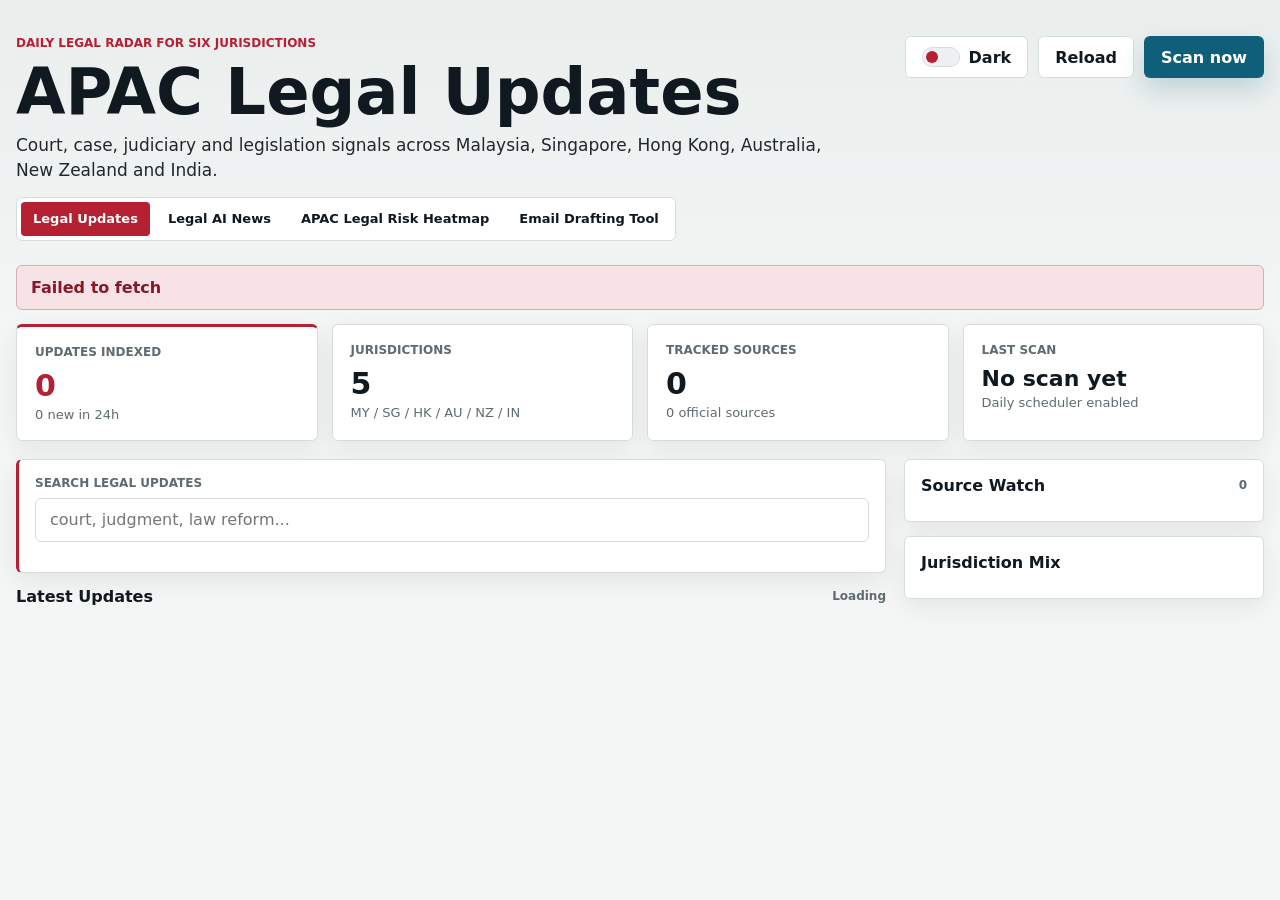
<file: index.html>
<!doctype html>
<html lang="en">
  <head>
    <meta charset="UTF-8" />
    <meta name="viewport" content="width=device-width, initial-scale=1.0" />
    <title>APAC Legal Updates</title>
    <link rel="icon" href="data:," />
    <script>
      const savedTheme = localStorage.getItem('apacLegalUpdatesTheme');
      const prefersDark = window.matchMedia('(prefers-color-scheme: dark)').matches;
      document.documentElement.dataset.theme = savedTheme || (prefersDark ? 'dark' : 'light');
    </script>
    <link rel="stylesheet" href="./styles.css?v=pd-digest-ai-summary-20260528" />
  </head>
  <body>
    <main class="app-shell">
      <header class="topbar">
        <div class="brand-block">
          <p class="eyebrow" id="pageEyebrow">Daily legal radar for six jurisdictions</p>
          <h1 id="pageTitle">APAC Legal Updates</h1>
          <p class="lede" id="pageDescription">Court, case, judiciary and legislation signals across Malaysia, Singapore, Hong Kong, Australia, New Zealand and India.</p>
          <nav class="page-nav" aria-label="Content pages">
            <a href="#legal-updates" class="page-nav-link active" data-page-link="legal-updates">Legal Updates</a>
            <a href="#legal-ai-news" class="page-nav-link" data-page-link="legal-ai-news">Legal AI News</a>
            <a href="#apac-risk-heatmap" class="page-nav-link" data-page-link="apac-risk-heatmap">APAC Legal Risk Heatmap</a>
            <a href="#judge-congratulation-tool" class="page-nav-link" data-page-link="judge-congratulation-tool">Email Drafting Tool</a>
            <a href="#weekly-digest" class="page-nav-link hidden" data-page-link="weekly-digest">Weekly Digest</a>
            <a href="#routing-engine" class="page-nav-link hidden" data-page-link="routing-engine">Legal News Routing Engine</a>
          </nav>
        </div>
        <div class="actions">
          <button class="mode-toggle" id="themeToggle" type="button" aria-label="Switch colour theme" aria-pressed="false">
            <span class="mode-toggle-track" aria-hidden="true">
              <span class="mode-toggle-thumb"></span>
            </span>
            <span id="themeToggleText">Dark</span>
          </button>
          <button class="ghost-button" id="reload" type="button">Reload</button>
          <button class="primary-button" id="scan" type="button">Scan now</button>
        </div>
      </header>

      <section id="alert" class="alert hidden"></section>

      <section class="stats-grid" id="legalStats">
        <section class="stat-card">
          <div class="stat-label">Updates Indexed</div>
          <div class="stat-value" id="totalCount">0</div>
          <div class="stat-detail" id="newCount">0 new in 24h</div>
        </section>
        <section class="stat-card">
          <div class="stat-label">Jurisdictions</div>
          <div class="stat-value" id="jurisdictionCount">5</div>
          <div class="stat-detail">MY / SG / HK / AU / NZ / IN</div>
        </section>
        <section class="stat-card">
          <div class="stat-label">Tracked Sources</div>
          <div class="stat-value" id="sourceCount">0</div>
          <div class="stat-detail" id="officialCount">0 official sources</div>
        </section>
        <section class="stat-card">
          <div class="stat-label">Last Scan</div>
          <div class="stat-value compact" id="lastScan">No scan yet</div>
          <div class="stat-detail">Daily scheduler enabled</div>
        </section>
      </section>

      <section class="workspace" id="legalUpdatesPage">
        <div class="main-column">
          <section class="controls-band">
            <div class="search-wrap">
              <label for="search">Search legal updates</label>
              <input id="search" placeholder="court, judgment, law reform..." />
            </div>
            <div class="filter-group" id="countryFilters" aria-label="Jurisdiction"></div>
            <div class="filter-group" id="categoryFilters" aria-label="Category"></div>
          </section>

          <section class="updates-list" aria-live="polite">
            <div class="section-heading">
              <h2>Latest Updates</h2>
              <div class="heading-actions">
                <span id="shownCount">Loading</span>
              </div>
            </div>
            <div id="updates"></div>
          </section>
        </div>

        <aside class="side-column">
          <section class="panel">
            <div class="section-heading">
              <h2>Source Watch</h2>
              <span id="sourceWatchCount">0</span>
            </div>
            <ul class="source-list" id="sourceWatch"></ul>
          </section>

          <section class="panel country-panel">
            <div class="section-heading">
              <h2>Jurisdiction Mix</h2>
            </div>
            <div id="countryMix"></div>
          </section>
        </aside>
      </section>

      <section class="workspace hidden" id="legalAiPage">
        <div class="main-column">
          <section class="controls-band">
            <div class="search-wrap">
              <label for="aiSearch">Search Legal AI News</label>
              <input id="aiSearch" placeholder="AI Act, hallucination, legal tech..." />
            </div>
            <div class="filter-caption">Region</div>
            <div class="filter-group" id="aiRegionFilters" aria-label="Legal AI region"></div>
            <div class="filter-caption">Source Type</div>
            <div class="filter-group" id="aiSourceTypeFilters" aria-label="Legal AI source type"></div>
            <div class="filter-caption">Topic</div>
            <div class="filter-group" id="aiTopicFilters" aria-label="Legal AI topic"></div>
          </section>

          <section class="updates-list" aria-live="polite">
            <div class="section-heading">
              <h2>Legal AI News</h2>
              <span id="aiShownCount">Loading</span>
            </div>
            <div id="legalAiUpdates"></div>
          </section>
        </div>

        <aside class="side-column">
          <section class="panel">
            <div class="section-heading">
              <h2>Legal AI Sources</h2>
              <span id="legalAiSourceCount">0</span>
            </div>
            <ul class="source-list" id="legalAiSources"></ul>
          </section>
        </aside>
      </section>

      <section class="workspace hidden" id="riskHeatmapPage">
        <div class="main-column">
          <section class="controls-band risk-controls">
            <div class="risk-filter-row">
              <span class="filter-caption first-caption">Jurisdiction</span>
              <div class="filter-group compact-filters" id="riskJurisdictionFilters" aria-label="Risk heatmap jurisdiction"></div>
            </div>
            <div class="risk-filter-row">
              <span class="filter-caption first-caption">Risk Domain</span>
              <div class="filter-group compact-filters" id="riskDomainFilters" aria-label="Risk heatmap domain"></div>
            </div>
            <div class="risk-filter-row">
              <span class="filter-caption first-caption">Heat Level</span>
              <div class="filter-group compact-filters" id="riskLevelFilters" aria-label="Risk heatmap heat level"></div>
            </div>
            <div class="risk-filter-row">
              <span class="filter-caption first-caption">Date Range</span>
              <div class="filter-group compact-filters" id="riskDateRangeFilters" aria-label="Risk heatmap date range"></div>
            </div>
          </section>

          <section class="stats-grid risk-kpis" id="riskKpis">
            <section class="stat-card">
              <div class="stat-label">Highest Weighted Risk</div>
              <div class="stat-value compact" id="riskHighestJurisdiction">Loading</div>
              <div class="stat-detail" id="riskHighestJurisdictionDetail">Calculating</div>
            </section>
            <section class="stat-card">
              <div class="stat-label">Fastest Rising Risk</div>
              <div class="stat-value compact" id="riskFastestRising">Loading</div>
              <div class="stat-detail" id="riskFastestRisingDetail">Calculating</div>
            </section>
            <section class="stat-card">
              <div class="stat-label">Hottest Risk Domain</div>
              <div class="stat-value compact" id="riskHottestDomain">Loading</div>
              <div class="stat-detail" id="riskHottestDomainDetail">Calculating</div>
            </section>
            <section class="stat-card">
              <div class="stat-label">Displayed / Ingested Signals</div>
              <div class="stat-value compact" id="riskSignalsWeek">0</div>
              <div class="stat-detail" id="riskSignalsWeekDetail">Mapped from existing updates</div>
            </section>
          </section>

          <section class="panel heatmap-panel">
            <div class="section-heading">
              <h2>APAC Legal Risk Heatmap</h2>
              <span id="riskHeatmapCount">Loading</span>
            </div>
            <div class="heatmap-scroll">
              <table class="risk-heatmap" id="riskHeatmapGrid"></table>
            </div>
          </section>
        </div>

        <aside class="side-column">
          <section class="panel risk-detail-panel">
            <div class="section-heading">
              <h2>Cell Details</h2>
              <span id="riskDetailScore">Select a cell</span>
            </div>
            <div id="riskCellDetail" class="risk-cell-detail empty-state">Select a heatmap cell to see the real legal updates behind the score.</div>
          </section>
        </aside>
      </section>

      <section class="workspace hidden routing-workspace" id="routingEnginePage">
        <div class="main-column">
          <section class="controls-band routing-tabs" aria-label="Routing engine pages">
            <button class="filter-chip active" type="button" data-routing-tab="dashboard">Strategic Intelligence Dashboard</button>
            <button class="filter-chip" type="button" data-routing-tab="items">Source Intake Queue</button>
            <button class="filter-chip" type="button" data-routing-tab="profiles">Department Profiles</button>
            <button class="filter-chip" type="button" data-routing-tab="digest">Digest Builder</button>
            <button class="filter-chip" type="button" data-routing-tab="email">Email Preview</button>
            <button class="filter-chip" type="button" data-routing-tab="history">Digest History</button>
            <button class="filter-chip" type="button" data-routing-tab="analytics">Feedback Analytics</button>
          </section>

          <section class="routing-page-surface" id="routingMain"></section>
        </div>

        <aside class="side-column">
          <section class="panel routing-side-panel">
            <div class="section-heading">
              <h2>Same Signal, Different Implication</h2>
              <span id="routingSelectedScore">Live routing</span>
            </div>
            <div id="routingComparison"></div>
          </section>
        </aside>
      </section>

      <section class="workspace hidden" id="weeklyDigestPage">
        <div class="main-column">
          <section class="updates-list" aria-live="polite">
            <div class="section-heading">
              <h2>Published Weekly Digests</h2>
              <span id="weeklyDigestCount">Loading</span>
            </div>
            <div id="weeklyDigestList"></div>
          </section>
        </div>

        <aside class="side-column">
          <section class="panel">
            <div class="section-heading">
              <h2>Digest Preview</h2>
            </div>
            <div id="weeklyDigestDetail" class="empty-state">Select a published weekly digest to preview it.</div>
          </section>
        </aside>
      </section>

      <section class="workspace hidden judge-workspace" id="judgeToolPage">
        <div class="main-column">
          <section class="stats-grid judge-kpis">
            <section class="stat-card">
              <div class="stat-label">Detected Judicial Updates</div>
              <div class="stat-value compact" id="judgeDetectedCount">0</div>
              <div class="stat-detail">From existing legal/news feed data</div>
            </section>
            <section class="stat-card">
              <div class="stat-label">Needs Review</div>
              <div class="stat-value compact" id="judgeNeedsReviewCount">0</div>
              <div class="stat-detail">Missing or low-confidence details</div>
            </section>
            <section class="stat-card">
              <div class="stat-label">Drafts Generated</div>
              <div class="stat-value compact" id="judgeDraftsCount">0</div>
              <div class="stat-detail">Local workflow only</div>
            </section>
            <section class="stat-card">
              <div class="stat-label">Approved Drafts</div>
              <div class="stat-value compact" id="judgeApprovedCount">0</div>
              <div class="stat-detail">Ready to copy/export</div>
            </section>
          </section>

          <section class="controls-band judge-controls">
            <div class="risk-filter-row">
              <span class="filter-caption first-caption">Jurisdiction</span>
              <div class="filter-group compact-filters" id="judgeJurisdictionFilters" aria-label="Judge tool jurisdiction"></div>
            </div>
            <div class="risk-filter-row">
              <span class="filter-caption first-caption">Movement Type</span>
              <div class="filter-group compact-filters" id="judgeMovementFilters" aria-label="Judge tool movement type"></div>
            </div>
            <div class="risk-filter-row">
              <span class="filter-caption first-caption">Confidence</span>
              <div class="filter-group compact-filters" id="judgeConfidenceFilters" aria-label="Judge tool confidence"></div>
            </div>
            <div class="risk-filter-row">
              <span class="filter-caption first-caption">Status</span>
              <div class="filter-group compact-filters" id="judgeStatusFilters" aria-label="Judge tool status"></div>
            </div>
          </section>

          <section class="panel">
            <div class="section-heading">
              <h2>Judicial Movement Detection Feed</h2>
              <span id="judgeShownCount">Loading</span>
            </div>
            <div id="judgeMovementList" class="routing-table"></div>
          </section>
        </div>

        <aside class="side-column">
          <section class="panel judge-detail-panel">
            <div class="section-heading">
              <h2>Draft Review</h2>
              <span id="judgeDetailStatus">Select an item</span>
            </div>
            <div id="judgeDetail" class="empty-state">Select a detected judicial movement item to review source details and generate a draft.</div>
          </section>
        </aside>
      </section>
    </main>
    <script src="./src/emailDraft.js?v=20260521c"></script>
    <script src="./src/judgeCongratulationTool.js?v=judge-tool-20260527a"></script>
    <script src="./src/routingData.js?v=pd-digest-ai-summary-20260528"></script>
    <script src="./src/routingEngine.js?v=pd-digest-ai-summary-20260528"></script>
    <script src="./config.js?v=weekly-digest-20260605"></script>
    <script src="./app.js?v=weekly-digest-newsletter-fallback-20260605"></script>
    
  </body>
</html>
</file>
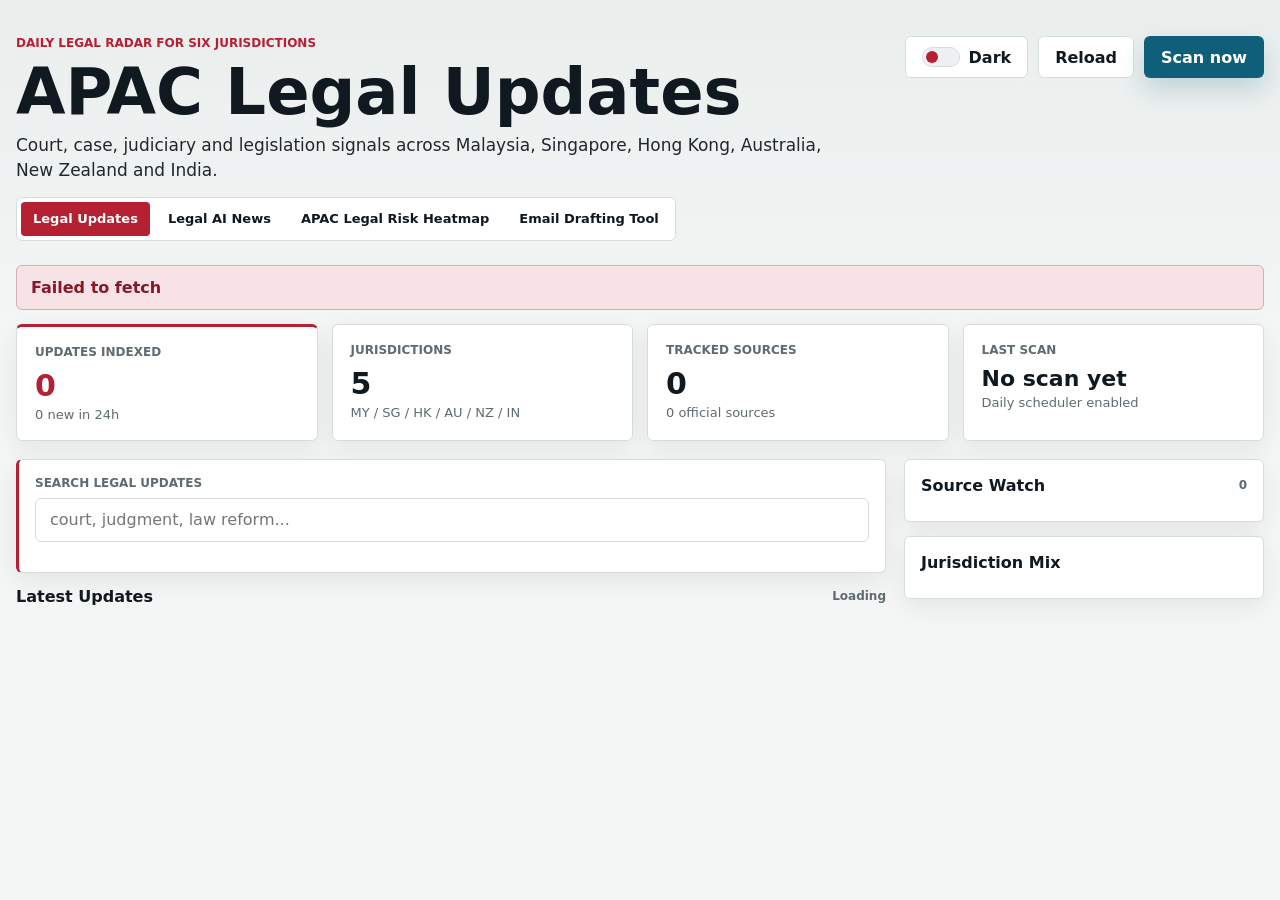
<file: frontend/index.html>
<!doctype html>
<html lang="en">
  <head>
    <meta charset="UTF-8" />
    <meta name="viewport" content="width=device-width, initial-scale=1.0" />
    <title>APAC Legal Updates</title>
    <link rel="icon" href="data:," />
    <script>
      const savedTheme = localStorage.getItem('apacLegalUpdatesTheme');
      const prefersDark = window.matchMedia('(prefers-color-scheme: dark)').matches;
      document.documentElement.dataset.theme = savedTheme || (prefersDark ? 'dark' : 'light');
    </script>
    <link rel="stylesheet" href="./styles.css?v=pd-digest-ai-summary-20260528" />
  </head>
  <body>
    <main class="app-shell">
      <header class="topbar">
        <div class="brand-block">
          <p class="eyebrow" id="pageEyebrow">Daily legal radar for six jurisdictions</p>
          <h1 id="pageTitle">APAC Legal Updates</h1>
          <p class="lede" id="pageDescription">Court, case, judiciary and legislation signals across Malaysia, Singapore, Hong Kong, Australia, New Zealand and India.</p>
          <nav class="page-nav" aria-label="Content pages">
            <a href="#legal-updates" class="page-nav-link active" data-page-link="legal-updates">Legal Updates</a>
            <a href="#legal-ai-news" class="page-nav-link" data-page-link="legal-ai-news">Legal AI News</a>
            <a href="#apac-risk-heatmap" class="page-nav-link" data-page-link="apac-risk-heatmap">APAC Legal Risk Heatmap</a>
            <a href="#judge-congratulation-tool" class="page-nav-link" data-page-link="judge-congratulation-tool">Email Drafting Tool</a>
            <a href="#weekly-digest" class="page-nav-link hidden" data-page-link="weekly-digest">Weekly Digest</a>
            <a href="#routing-engine" class="page-nav-link hidden" data-page-link="routing-engine">Legal News Routing Engine</a>
          </nav>
        </div>
        <div class="actions">
          <button class="mode-toggle" id="themeToggle" type="button" aria-label="Switch colour theme" aria-pressed="false">
            <span class="mode-toggle-track" aria-hidden="true">
              <span class="mode-toggle-thumb"></span>
            </span>
            <span id="themeToggleText">Dark</span>
          </button>
          <button class="ghost-button" id="reload" type="button">Reload</button>
          <button class="primary-button" id="scan" type="button">Scan now</button>
        </div>
      </header>

      <section id="alert" class="alert hidden"></section>

      <section class="stats-grid" id="legalStats">
        <section class="stat-card">
          <div class="stat-label">Updates Indexed</div>
          <div class="stat-value" id="totalCount">0</div>
          <div class="stat-detail" id="newCount">0 new in 24h</div>
        </section>
        <section class="stat-card">
          <div class="stat-label">Jurisdictions</div>
          <div class="stat-value" id="jurisdictionCount">5</div>
          <div class="stat-detail">MY / SG / HK / AU / NZ / IN</div>
        </section>
        <section class="stat-card">
          <div class="stat-label">Tracked Sources</div>
          <div class="stat-value" id="sourceCount">0</div>
          <div class="stat-detail" id="officialCount">0 official sources</div>
        </section>
        <section class="stat-card">
          <div class="stat-label">Last Scan</div>
          <div class="stat-value compact" id="lastScan">No scan yet</div>
          <div class="stat-detail">Daily scheduler enabled</div>
        </section>
      </section>

      <section class="workspace" id="legalUpdatesPage">
        <div class="main-column">
          <section class="controls-band">
            <div class="search-wrap">
              <label for="search">Search legal updates</label>
              <input id="search" placeholder="court, judgment, law reform..." />
            </div>
            <div class="filter-group" id="countryFilters" aria-label="Jurisdiction"></div>
            <div class="filter-group" id="categoryFilters" aria-label="Category"></div>
          </section>

          <section class="updates-list" aria-live="polite">
            <div class="section-heading">
              <h2>Latest Updates</h2>
              <div class="heading-actions">
                <span id="shownCount">Loading</span>
              </div>
            </div>
            <div id="updates"></div>
          </section>
        </div>

        <aside class="side-column">
          <section class="panel">
            <div class="section-heading">
              <h2>Source Watch</h2>
              <span id="sourceWatchCount">0</span>
            </div>
            <ul class="source-list" id="sourceWatch"></ul>
          </section>

          <section class="panel country-panel">
            <div class="section-heading">
              <h2>Jurisdiction Mix</h2>
            </div>
            <div id="countryMix"></div>
          </section>
        </aside>
      </section>

      <section class="workspace hidden" id="legalAiPage">
        <div class="main-column">
          <section class="controls-band">
            <div class="search-wrap">
              <label for="aiSearch">Search Legal AI News</label>
              <input id="aiSearch" placeholder="AI Act, hallucination, legal tech..." />
            </div>
            <div class="filter-caption">Region</div>
            <div class="filter-group" id="aiRegionFilters" aria-label="Legal AI region"></div>
            <div class="filter-caption">Source Type</div>
            <div class="filter-group" id="aiSourceTypeFilters" aria-label="Legal AI source type"></div>
            <div class="filter-caption">Topic</div>
            <div class="filter-group" id="aiTopicFilters" aria-label="Legal AI topic"></div>
          </section>

          <section class="updates-list" aria-live="polite">
            <div class="section-heading">
              <h2>Legal AI News</h2>
              <span id="aiShownCount">Loading</span>
            </div>
            <div id="legalAiUpdates"></div>
          </section>
        </div>

        <aside class="side-column">
          <section class="panel">
            <div class="section-heading">
              <h2>Legal AI Sources</h2>
              <span id="legalAiSourceCount">0</span>
            </div>
            <ul class="source-list" id="legalAiSources"></ul>
          </section>
        </aside>
      </section>

      <section class="workspace hidden" id="riskHeatmapPage">
        <div class="main-column">
          <section class="controls-band risk-controls">
            <div class="risk-filter-row">
              <span class="filter-caption first-caption">Jurisdiction</span>
              <div class="filter-group compact-filters" id="riskJurisdictionFilters" aria-label="Risk heatmap jurisdiction"></div>
            </div>
            <div class="risk-filter-row">
              <span class="filter-caption first-caption">Risk Domain</span>
              <div class="filter-group compact-filters" id="riskDomainFilters" aria-label="Risk heatmap domain"></div>
            </div>
            <div class="risk-filter-row">
              <span class="filter-caption first-caption">Heat Level</span>
              <div class="filter-group compact-filters" id="riskLevelFilters" aria-label="Risk heatmap heat level"></div>
            </div>
            <div class="risk-filter-row">
              <span class="filter-caption first-caption">Date Range</span>
              <div class="filter-group compact-filters" id="riskDateRangeFilters" aria-label="Risk heatmap date range"></div>
            </div>
          </section>

          <section class="stats-grid risk-kpis" id="riskKpis">
            <section class="stat-card">
              <div class="stat-label">Highest Weighted Risk</div>
              <div class="stat-value compact" id="riskHighestJurisdiction">Loading</div>
              <div class="stat-detail" id="riskHighestJurisdictionDetail">Calculating</div>
            </section>
            <section class="stat-card">
              <div class="stat-label">Fastest Rising Risk</div>
              <div class="stat-value compact" id="riskFastestRising">Loading</div>
              <div class="stat-detail" id="riskFastestRisingDetail">Calculating</div>
            </section>
            <section class="stat-card">
              <div class="stat-label">Hottest Risk Domain</div>
              <div class="stat-value compact" id="riskHottestDomain">Loading</div>
              <div class="stat-detail" id="riskHottestDomainDetail">Calculating</div>
            </section>
            <section class="stat-card">
              <div class="stat-label">Displayed / Ingested Signals</div>
              <div class="stat-value compact" id="riskSignalsWeek">0</div>
              <div class="stat-detail" id="riskSignalsWeekDetail">Mapped from existing updates</div>
            </section>
          </section>

          <section class="panel heatmap-panel">
            <div class="section-heading">
              <h2>APAC Legal Risk Heatmap</h2>
              <span id="riskHeatmapCount">Loading</span>
            </div>
            <div class="heatmap-scroll">
              <table class="risk-heatmap" id="riskHeatmapGrid"></table>
            </div>
          </section>
        </div>

        <aside class="side-column">
          <section class="panel risk-detail-panel">
            <div class="section-heading">
              <h2>Cell Details</h2>
              <span id="riskDetailScore">Select a cell</span>
            </div>
            <div id="riskCellDetail" class="risk-cell-detail empty-state">Select a heatmap cell to see the real legal updates behind the score.</div>
          </section>
        </aside>
      </section>

      <section class="workspace hidden routing-workspace" id="routingEnginePage">
        <div class="main-column">
          <section class="controls-band routing-tabs" aria-label="Routing engine pages">
            <button class="filter-chip active" type="button" data-routing-tab="dashboard">Strategic Intelligence Dashboard</button>
            <button class="filter-chip" type="button" data-routing-tab="items">Source Intake Queue</button>
            <button class="filter-chip" type="button" data-routing-tab="profiles">Department Profiles</button>
            <button class="filter-chip" type="button" data-routing-tab="digest">Digest Builder</button>
            <button class="filter-chip" type="button" data-routing-tab="email">Email Preview</button>
            <button class="filter-chip" type="button" data-routing-tab="history">Digest History</button>
            <button class="filter-chip" type="button" data-routing-tab="analytics">Feedback Analytics</button>
          </section>

          <section class="routing-page-surface" id="routingMain"></section>
        </div>

        <aside class="side-column">
          <section class="panel routing-side-panel">
            <div class="section-heading">
              <h2>Same Signal, Different Implication</h2>
              <span id="routingSelectedScore">Live routing</span>
            </div>
            <div id="routingComparison"></div>
          </section>
        </aside>
      </section>

      <section class="workspace hidden" id="weeklyDigestPage">
        <div class="main-column">
          <section class="updates-list" aria-live="polite">
            <div class="section-heading">
              <h2>Published Weekly Digests</h2>
              <span id="weeklyDigestCount">Loading</span>
            </div>
            <div id="weeklyDigestList"></div>
          </section>
        </div>

        <aside class="side-column">
          <section class="panel">
            <div class="section-heading">
              <h2>Digest Preview</h2>
            </div>
            <div id="weeklyDigestDetail" class="empty-state">Select a published weekly digest to preview it.</div>
          </section>
        </aside>
      </section>

      <section class="workspace hidden judge-workspace" id="judgeToolPage">
        <div class="main-column">
          <section class="stats-grid judge-kpis">
            <section class="stat-card">
              <div class="stat-label">Detected Judicial Updates</div>
              <div class="stat-value compact" id="judgeDetectedCount">0</div>
              <div class="stat-detail">From existing legal/news feed data</div>
            </section>
            <section class="stat-card">
              <div class="stat-label">Needs Review</div>
              <div class="stat-value compact" id="judgeNeedsReviewCount">0</div>
              <div class="stat-detail">Missing or low-confidence details</div>
            </section>
            <section class="stat-card">
              <div class="stat-label">Drafts Generated</div>
              <div class="stat-value compact" id="judgeDraftsCount">0</div>
              <div class="stat-detail">Local workflow only</div>
            </section>
            <section class="stat-card">
              <div class="stat-label">Approved Drafts</div>
              <div class="stat-value compact" id="judgeApprovedCount">0</div>
              <div class="stat-detail">Ready to copy/export</div>
            </section>
          </section>

          <section class="controls-band judge-controls">
            <div class="risk-filter-row">
              <span class="filter-caption first-caption">Jurisdiction</span>
              <div class="filter-group compact-filters" id="judgeJurisdictionFilters" aria-label="Judge tool jurisdiction"></div>
            </div>
            <div class="risk-filter-row">
              <span class="filter-caption first-caption">Movement Type</span>
              <div class="filter-group compact-filters" id="judgeMovementFilters" aria-label="Judge tool movement type"></div>
            </div>
            <div class="risk-filter-row">
              <span class="filter-caption first-caption">Confidence</span>
              <div class="filter-group compact-filters" id="judgeConfidenceFilters" aria-label="Judge tool confidence"></div>
            </div>
            <div class="risk-filter-row">
              <span class="filter-caption first-caption">Status</span>
              <div class="filter-group compact-filters" id="judgeStatusFilters" aria-label="Judge tool status"></div>
            </div>
          </section>

          <section class="panel">
            <div class="section-heading">
              <h2>Judicial Movement Detection Feed</h2>
              <span id="judgeShownCount">Loading</span>
            </div>
            <div id="judgeMovementList" class="routing-table"></div>
          </section>
        </div>

        <aside class="side-column">
          <section class="panel judge-detail-panel">
            <div class="section-heading">
              <h2>Draft Review</h2>
              <span id="judgeDetailStatus">Select an item</span>
            </div>
            <div id="judgeDetail" class="empty-state">Select a detected judicial movement item to review source details and generate a draft.</div>
          </section>
        </aside>
      </section>
    </main>
    <script src="./src/emailDraft.js?v=20260521c"></script>
    <script src="./src/judgeCongratulationTool.js?v=judge-tool-20260527a"></script>
    <script src="./src/routingData.js?v=pd-digest-ai-summary-20260528"></script>
    <script src="./src/routingEngine.js?v=pd-digest-ai-summary-20260528"></script>
    <script src="./config.js?v=weekly-digest-20260605"></script>
    <script src="./app.js?v=weekly-digest-newsletter-fallback-20260605"></script>
  </body>
</html>
</file>
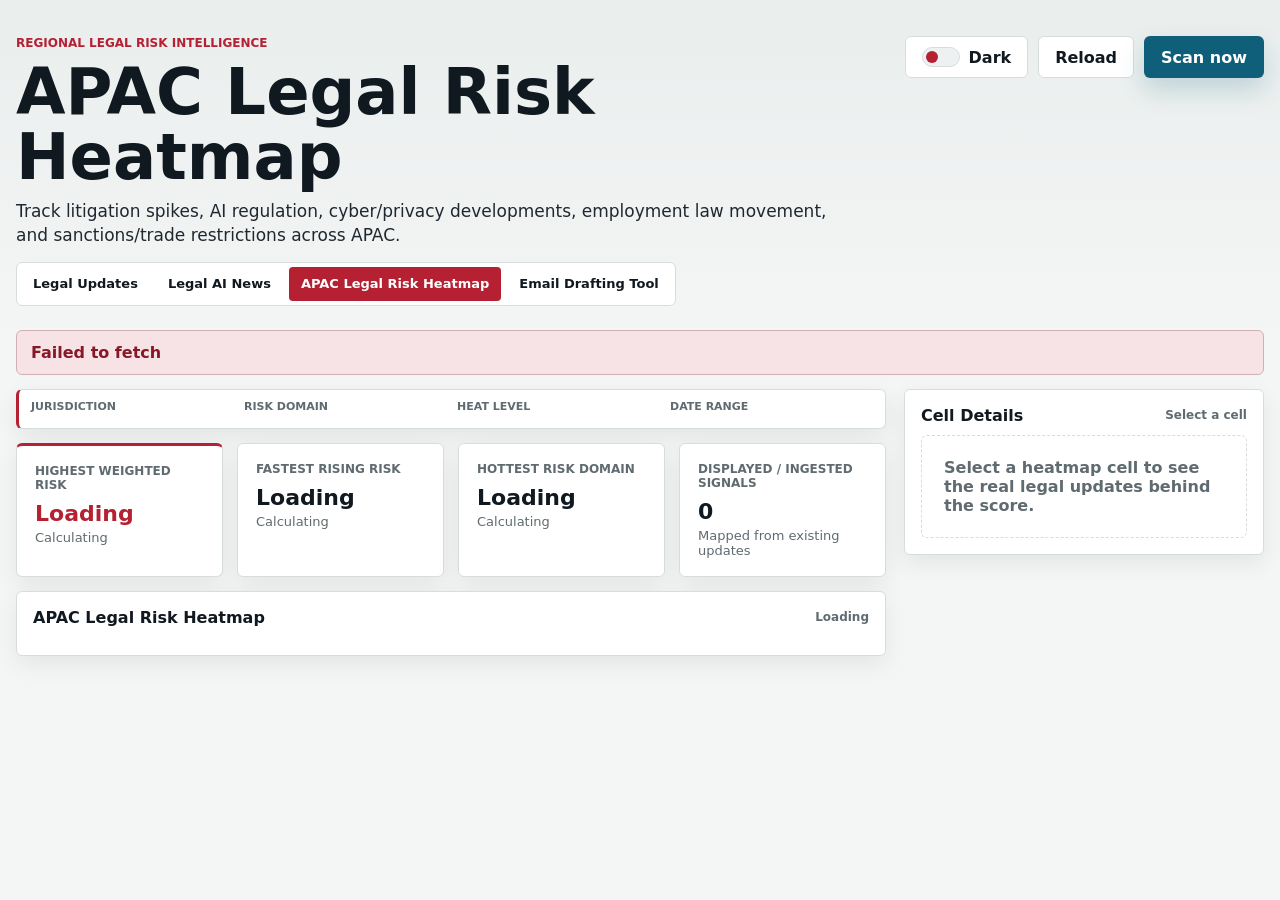
<file: frontend/apac-risk-heatmap/index.html>
<!doctype html>
<html lang="en">
  <head>
    <meta charset="UTF-8" />
    <meta name="viewport" content="width=device-width, initial-scale=1.0" />
    <title>APAC Legal Risk Heatmap</title>
    <meta http-equiv="refresh" content="0; url=../#apac-risk-heatmap" />
    <script>
      window.location.replace('../#apac-risk-heatmap');
    </script>
  </head>
  <body>
    <a href="../#apac-risk-heatmap">Open APAC Legal Risk Heatmap</a>
  </body>
</html>
</file>
<file: styles.css>
:root {
  color-scheme: light;
  font-family:
    Inter, ui-sans-serif, system-ui, -apple-system, BlinkMacSystemFont, "Segoe UI", sans-serif;
  --paper: #f4f5f5;
  --paper-strong: #e9eeed;
  --surface: #ffffff;
  --surface-strong: #ffffff;
  --ink: #101820;
  --muted: #5f6b70;
  --line: #d7dddd;
  --accent: #b52133;
  --accent-strong: #861827;
  --accent-soft: #f7e3e6;
  --accent-wash: rgba(196, 32, 50, 0.08);
  --charcoal: #20282f;
  --blue: #0f5f7a;
  --amber: #a4641c;
  --green: #2f7a4f;
  --shadow: 0 16px 40px rgba(16, 24, 32, 0.09);
  --shadow-soft: 0 8px 24px rgba(16, 24, 32, 0.07);
}

:root[data-theme="dark"] {
  color-scheme: dark;
  --paper: #0f1419;
  --paper-strong: #161d23;
  --surface: #192128;
  --surface-strong: #202a32;
  --ink: #f3f6f7;
  --muted: #b5c0c5;
  --line: #34414a;
  --accent: #c94050;
  --accent-strong: #e06f79;
  --accent-soft: #342128;
  --accent-wash: rgba(201, 64, 80, 0.11);
  --charcoal: #dbe5ea;
  --blue: #72bdd5;
  --amber: #e2ad67;
  --green: #7cc49a;
  --shadow: 0 18px 48px rgba(0, 0, 0, 0.34);
  --shadow-soft: 0 10px 28px rgba(0, 0, 0, 0.26);
}

* {
  box-sizing: border-box;
}

body {
  margin: 0;
  min-width: 320px;
  min-height: 100vh;
  background:
    linear-gradient(180deg, var(--paper-strong), var(--paper) 330px),
    var(--paper);
  color: var(--ink);
}

button,
input {
  font: inherit;
}

button {
  cursor: pointer;
}

.app-shell {
  width: min(1480px, calc(100% - 32px));
  margin: 0 auto;
  padding: 28px 0 40px;
}

.topbar {
  display: grid;
  grid-template-columns: minmax(0, 1fr) auto;
  gap: 28px;
  align-items: start;
  padding: 8px 0 24px;
}

.brand-block {
  min-width: 0;
}

.eyebrow {
  margin: 0 0 10px;
  color: var(--accent);
  font-size: 12px;
  font-weight: 800;
  letter-spacing: 0;
  text-transform: uppercase;
}

h1,
h2,
p {
  margin: 0;
}

h1 {
  max-width: 760px;
  font-size: 64px;
  font-weight: 800;
  line-height: 1.02;
  letter-spacing: 0;
}

.lede {
  max-width: 820px;
  margin-top: 8px;
  color: var(--charcoal);
  font-size: 17px;
  line-height: 1.45;
  font-weight: 500;
}

:root[data-theme="dark"] .lede {
  color: var(--muted);
}

h2 {
  font-size: 16px;
  font-weight: 750;
  letter-spacing: 0;
}

.actions {
  display: flex;
  gap: 10px;
  flex-wrap: wrap;
  justify-content: flex-end;
  align-items: center;
  min-width: 310px;
}

.page-nav {
  display: flex;
  gap: 6px;
  flex-wrap: wrap;
  width: fit-content;
  max-width: 100%;
  margin-top: 14px;
  padding: 4px;
  border: 1px solid var(--line);
  border-radius: 6px;
  background: var(--surface);
}

.page-nav-link {
  display: inline-flex;
  align-items: center;
  min-height: 34px;
  border-radius: 4px;
  padding: 0 12px;
  color: var(--ink);
  font-size: 13px;
  font-weight: 800;
  text-decoration: none;
}

.page-nav-link:hover {
  background: var(--paper-strong);
}

.page-nav-link.active {
  background: var(--accent);
  color: #fff;
}

.primary-button,
.ghost-button,
.mode-toggle {
  min-height: 42px;
  border-radius: 6px;
  border: 1px solid transparent;
  padding: 0 16px;
  font-weight: 750;
}

.primary-button {
  background: var(--blue);
  color: #fff;
  box-shadow: 0 12px 26px rgba(15, 95, 122, 0.2);
}

.primary-button:hover {
  background: #0c5269;
}

:root[data-theme="dark"] .primary-button:hover {
  background: #8acde0;
  color: #071116;
}

.ghost-button,
.mode-toggle {
  background: var(--surface);
  border-color: var(--line);
  color: var(--ink);
}

.ghost-button:hover,
.mode-toggle:hover {
  border-color: color-mix(in srgb, var(--accent) 40%, var(--line));
}

.mode-toggle {
  display: inline-flex;
  align-items: center;
  gap: 9px;
  min-width: 118px;
}

.mode-toggle-track {
  position: relative;
  flex: 0 0 auto;
  width: 38px;
  height: 20px;
  border-radius: 999px;
  background: #edf1f1;
  border: 1px solid var(--line);
}

.mode-toggle-thumb {
  position: absolute;
  top: 3px;
  left: 3px;
  width: 12px;
  height: 12px;
  border-radius: 50%;
  background: var(--accent);
  transition: transform 160ms ease;
}

:root[data-theme="dark"] .mode-toggle-track {
  background: #101820;
}

:root[data-theme="dark"] .mode-toggle-thumb {
  transform: translateX(18px);
  background: var(--accent-strong);
}

.primary-button:disabled,
.ghost-button:disabled {
  cursor: wait;
  opacity: 0.65;
}

.alert {
  margin-bottom: 14px;
  border: 1px solid color-mix(in srgb, var(--accent) 24%, var(--line));
  background: var(--accent-soft);
  color: var(--accent-strong);
  border-radius: 6px;
  padding: 12px 14px;
  font-weight: 750;
}

.hidden {
  display: none !important;
}

.stats-grid {
  display: grid;
  grid-template-columns: repeat(4, minmax(0, 1fr));
  gap: 14px;
  margin: 2px 0 18px;
}

.stat-card,
.panel,
.controls-band,
.update-card {
  background: var(--surface);
  border: 1px solid var(--line);
  box-shadow: var(--shadow-soft);
}

.stat-card {
  min-height: 104px;
  border-radius: 6px;
  padding: 18px;
}

.stat-card:first-child {
  border-top: 3px solid var(--accent);
}

.stat-label,
.stat-detail,
.source-line,
.date {
  color: var(--muted);
}

.stat-label {
  font-size: 12px;
  font-weight: 800;
  text-transform: uppercase;
}

.stat-value {
  margin-top: 9px;
  color: var(--ink);
  font-size: 30px;
  font-weight: 850;
}

.stat-card:first-child .stat-value {
  color: var(--accent);
}

.stat-value.compact {
  font-size: 22px;
}

.stat-detail {
  margin-top: 4px;
  font-size: 13px;
}

.workspace {
  display: grid;
  grid-template-columns: minmax(0, 1fr) 360px;
  gap: 18px;
  align-items: start;
  min-width: 0;
}

.main-column,
.side-column {
  display: grid;
  gap: 14px;
  min-width: 0;
}

.controls-band,
.panel {
  border-radius: 6px;
  padding: 16px;
}

.controls-band {
  border-left: 3px solid var(--accent);
  display: flex;
  flex-wrap: wrap;
  gap: 10px;
  align-items: end;
}

.search-wrap {
  display: grid;
  gap: 8px;
  flex: 1 1 100%;
  margin-bottom: 4px;
}

.search-wrap label {
  color: var(--muted);
  font-size: 12px;
  font-weight: 800;
  text-transform: uppercase;
}

.search-wrap input {
  width: 100%;
  height: 44px;
  border: 1px solid var(--line);
  border-radius: 6px;
  padding: 0 14px;
  background: var(--surface-strong);
  color: var(--ink);
  outline: none;
}

.search-wrap input:focus {
  border-color: var(--accent);
  box-shadow: 0 0 0 3px color-mix(in srgb, var(--accent) 14%, transparent);
}

.filter-group {
  display: grid;
  flex: 0 1 220px;
  grid-template-columns: minmax(0, 1fr);
  margin-top: 0;
}

.filter-select {
  width: 100%;
  min-height: 34px;
  border: 1px solid var(--line);
  border-radius: 999px;
  background: var(--surface-strong);
  color: var(--ink);
  padding: 0 36px 0 12px;
  font-size: 12px;
  font-weight: 800;
  outline: none;
}

.filter-select:focus {
  border-color: var(--accent);
  box-shadow: 0 0 0 3px color-mix(in srgb, var(--accent) 14%, transparent);
}

.filter-multiselect {
  position: relative;
  width: 100%;
}

.filter-multiselect-summary {
  display: flex;
  align-items: center;
  justify-content: space-between;
  min-height: 34px;
  border: 1px solid var(--line);
  border-radius: 999px;
  background: var(--surface-strong);
  color: var(--ink);
  padding: 0 12px;
  font-size: 12px;
  font-weight: 800;
  cursor: pointer;
  list-style: none;
}

.filter-multiselect-summary::-webkit-details-marker {
  display: none;
}

.filter-multiselect-summary::after {
  content: "";
  width: 8px;
  height: 8px;
  border-right: 2px solid currentColor;
  border-bottom: 2px solid currentColor;
  transform: rotate(45deg) translateY(-2px);
}

.filter-multiselect[open] .filter-multiselect-summary {
  border-color: var(--accent);
  box-shadow: 0 0 0 3px color-mix(in srgb, var(--accent) 14%, transparent);
}

.filter-multiselect-menu {
  position: absolute;
  z-index: 20;
  top: calc(100% + 6px);
  left: 0;
  right: 0;
  display: grid;
  gap: 2px;
  max-height: 260px;
  overflow-y: auto;
  border: 1px solid var(--line);
  border-radius: 8px;
  background: var(--surface);
  padding: 6px;
  box-shadow: var(--shadow-soft);
}

.filter-multiselect-option {
  display: flex;
  align-items: center;
  gap: 9px;
  min-height: 34px;
  border-radius: 6px;
  padding: 0 8px;
  color: var(--ink);
  font-size: 13px;
  font-weight: 750;
  cursor: pointer;
}

.filter-multiselect-option:hover {
  background: color-mix(in srgb, var(--accent) 12%, transparent);
}

.filter-multiselect-option input {
  accent-color: var(--accent);
}

.filter-caption {
  flex: 0 0 auto;
  margin: 0 -2px 8px 6px;
  color: var(--muted);
  font-size: 11px;
  font-weight: 850;
  text-transform: uppercase;
}

.filter-caption.first-caption {
  margin-top: 0;
}

.filter-chip {
  min-height: 34px;
  border: 1px solid var(--line);
  border-radius: 999px;
  background: var(--surface-strong);
  color: var(--ink);
  padding: 0 13px;
  font-size: 13px;
  font-weight: 750;
}

.filter-chip.active {
  background: var(--accent);
  border-color: var(--accent);
  color: #fff;
}

.section-heading {
  display: flex;
  align-items: center;
  justify-content: space-between;
  gap: 12px;
  margin-bottom: 10px;
}

.section-heading span {
  color: var(--muted);
  font-size: 12px;
  font-weight: 750;
}

.heading-actions {
  display: flex;
  flex-wrap: wrap;
  align-items: center;
  justify-content: flex-end;
  gap: 10px;
}

.compact-button {
  min-height: 34px;
  padding: 0 12px;
  border-radius: 6px;
  font-size: 12px;
}

.updates-list {
  display: grid;
  gap: 10px;
}

#updates {
  display: grid;
  gap: 10px;
}

.update-card {
  border-radius: 6px;
  padding: 16px;
  transition:
    border-color 160ms ease,
    transform 160ms ease,
    box-shadow 160ms ease;
}

.update-card:hover {
  border-color: color-mix(in srgb, var(--accent) 30%, var(--line));
  box-shadow: var(--shadow);
  transform: translateY(-1px);
}

.update-meta {
  display: flex;
  flex-wrap: wrap;
  gap: 7px;
  align-items: center;
  margin-bottom: 10px;
}

.jurisdiction,
.category,
.new-marker {
  display: inline-flex;
  align-items: center;
  min-height: 23px;
  border-radius: 999px;
  padding: 0 9px;
  font-size: 11px;
  font-weight: 850;
  white-space: nowrap;
}

.jurisdiction {
  background: #edf1f2;
  color: var(--charcoal);
}

.jurisdiction.my {
  background: #e8eef7;
  color: #214b79;
}

.jurisdiction.sg {
  background: #f8e4e7;
  color: #9f1726;
}

.jurisdiction.hk {
  background: #f4ead7;
  color: #764c15;
}

.jurisdiction.au {
  background: #e1edf1;
  color: #0f5f7a;
}

.jurisdiction.nz {
  background: #e4efe7;
  color: #2f7a4f;
}

.jurisdiction.in {
  background: #ece8f6;
  color: #54378c;
}

:root[data-theme="dark"] .jurisdiction {
  background: #27333b;
  color: #dbe5ea;
}

:root[data-theme="dark"] .jurisdiction.my {
  background: #26354a;
  color: #c1d6f0;
}

:root[data-theme="dark"] .jurisdiction.sg {
  background: #3b252b;
  color: #ffb2bd;
}

:root[data-theme="dark"] .jurisdiction.hk {
  background: #3f3322;
  color: #f3d29a;
}

:root[data-theme="dark"] .jurisdiction.au {
  background: #203742;
  color: #b7ddea;
}

:root[data-theme="dark"] .jurisdiction.nz {
  background: #213a2d;
  color: #a9dfb8;
}

:root[data-theme="dark"] .jurisdiction.in {
  background: #302846;
  color: #d2c3ff;
}

.category {
  background: #eef1f1;
  color: #344047;
}

:root[data-theme="dark"] .category {
  background: #27333b;
  color: #d8e1e6;
}

.new-marker {
  background: var(--accent);
  color: #fff;
}

.update-title {
  display: inline-block;
  color: var(--ink);
  font-size: 18px;
  line-height: 1.28;
  font-weight: 850;
  text-decoration: none;
}

.update-title:hover {
  color: var(--accent);
}

.summary {
  margin-top: 8px;
  color: var(--charcoal);
  line-height: 1.5;
  font-size: 14px;
}

:root[data-theme="dark"] .summary {
  color: var(--muted);
}

.source-line {
  display: flex;
  justify-content: space-between;
  gap: 12px;
  margin-top: 12px;
  padding-top: 11px;
  border-top: 1px solid var(--line);
  font-size: 12px;
  font-weight: 750;
}

.source-line span:first-child {
  color: var(--ink);
}

.empty-state {
  border: 1px dashed var(--line);
  border-radius: 6px;
  padding: 22px;
  color: var(--muted);
  background: var(--surface);
  font-weight: 750;
}

.action-empty {
  display: flex;
  flex-wrap: wrap;
  align-items: center;
  justify-content: space-between;
  gap: 12px;
}

.source-list {
  display: grid;
  gap: 12px;
  margin: 0;
  padding: 0;
  list-style: none;
}

.source-health {
  display: grid;
  grid-template-columns: 10px 1fr;
  gap: 10px;
  align-items: start;
}

.source-health strong,
.source-health span,
.source-health small {
  display: block;
}

.source-health strong {
  font-size: 13px;
  line-height: 1.25;
}

.source-health span {
  margin-top: 3px;
  color: var(--muted);
  font-size: 12px;
}

.source-health .access-basis {
  color: var(--blue);
  font-size: 11px;
  font-weight: 750;
}

.source-health .source-tags {
  color: var(--amber);
}

.source-health small {
  margin-top: 4px;
  color: var(--accent);
  font-size: 11px;
}

.status-dot {
  width: 10px;
  height: 10px;
  border-radius: 50%;
  margin-top: 4px;
  background: var(--muted);
}

.status-dot.ok {
  background: var(--green);
}

.status-dot.error {
  background: var(--accent);
}

.status-dot.idle {
  background: var(--amber);
}

.country-panel {
  overflow: hidden;
}

.country-row {
  position: relative;
  display: grid;
  grid-template-columns: 1fr auto;
  width: 100%;
  min-height: 42px;
  margin-top: 8px;
  border: 1px solid var(--line);
  border-radius: 6px;
  background: var(--surface-strong);
  overflow: hidden;
  padding: 0 12px;
  align-items: center;
  text-align: left;
  color: var(--ink);
}

.country-row:hover {
  border-color: color-mix(in srgb, var(--accent) 28%, var(--line));
}

.country-row span,
.country-row strong {
  position: relative;
  z-index: 1;
}

.country-row i {
  position: absolute;
  inset: auto auto 0 0;
  height: 3px;
  background: var(--accent);
}

.risk-kpis {
  margin: 0;
}

.risk-controls {
  display: grid;
  grid-template-columns: repeat(auto-fit, minmax(168px, 1fr));
  gap: 10px;
  padding: 10px 12px;
}

.risk-filter-row {
  display: grid;
  grid-template-columns: minmax(0, 1fr);
  gap: 5px;
  align-items: end;
}

.risk-filter-row .filter-caption {
  margin: 0;
}

.compact-filters {
  margin-top: 0;
  grid-template-columns: minmax(0, 1fr);
  flex-basis: auto;
}

.compact-filters .filter-select {
  min-height: 32px;
  font-size: 12px;
}

.heatmap-panel {
  overflow: hidden;
}

.heatmap-scroll {
  max-width: 100%;
  overflow-x: auto;
  padding-bottom: 2px;
}

.risk-heatmap {
  width: 100%;
  min-width: 860px;
  border-collapse: separate;
  border-spacing: 0;
}

.risk-heatmap th,
.risk-heatmap td {
  border-bottom: 1px solid var(--line);
  padding: 8px;
  vertical-align: middle;
}

.risk-heatmap thead th {
  color: var(--muted);
  font-size: 11px;
  font-weight: 850;
  line-height: 1.25;
  text-align: left;
  text-transform: uppercase;
}

.risk-row-heading {
  width: 150px;
  color: var(--ink);
  font-size: 13px;
  font-weight: 850;
  text-align: left;
  white-space: nowrap;
}

.risk-cell {
  display: grid;
  width: 100%;
  min-height: 66px;
  border: 1px solid var(--line);
  border-radius: 6px;
  padding: 8px 9px;
  background: var(--surface-strong);
  color: var(--ink);
  text-align: left;
  transition:
    border-color 160ms ease,
    transform 160ms ease,
    box-shadow 160ms ease;
}

.risk-cell strong {
  font-size: 15px;
  line-height: 1.12;
}

.risk-cell span {
  margin-top: 5px;
  font-size: 11px;
  font-weight: 850;
  line-height: 1.25;
}

.risk-cell:hover,
.risk-cell.selected {
  border-color: var(--accent);
  box-shadow: var(--shadow-soft);
  transform: translateY(-1px);
}

.risk-cell:disabled {
  cursor: not-allowed;
  opacity: 0.45;
  transform: none;
  box-shadow: none;
}

.risk-no-signals {
  background: color-mix(in srgb, var(--surface-strong) 88%, var(--line));
  color: var(--muted);
}

.risk-low {
  background: color-mix(in srgb, var(--surface-strong) 78%, var(--green));
}

.risk-watch {
  background: color-mix(in srgb, var(--surface-strong) 58%, #d2a13f);
}

.risk-active {
  background: color-mix(in srgb, var(--surface-strong) 48%, #d06d2f);
}

.risk-elevated {
  background: color-mix(in srgb, var(--surface-strong) 40%, #c9402f);
}

.risk-critical {
  background: color-mix(in srgb, var(--surface-strong) 24%, #871827);
}

.risk-detail-panel {
  position: sticky;
  top: 16px;
}

.risk-cell-detail {
  display: grid;
  gap: 10px;
}

.risk-detail-heading {
  display: grid;
  gap: 5px;
  padding-bottom: 10px;
  border-bottom: 1px solid var(--line);
}

.risk-detail-heading h3 {
  margin: 0;
  font-size: 15px;
  line-height: 1.3;
}

.risk-detail-heading p {
  color: var(--muted);
  font-size: 12px;
  font-weight: 750;
}

.score-rationale {
  display: grid;
  gap: 5px;
  border: 1px solid var(--line);
  border-radius: 6px;
  padding: 11px;
  background: var(--surface-strong);
}

.score-rationale strong {
  font-size: 12px;
  text-transform: uppercase;
}

.score-rationale span {
  color: var(--muted);
  font-size: 12px;
  line-height: 1.35;
}

.risk-update {
  border: 1px solid var(--line);
  border-radius: 6px;
  padding: 12px;
  background: var(--surface-strong);
}

.risk-update .update-title {
  font-size: 14px;
}

.risk-update .summary {
  font-size: 12px;
}

.routing-workspace {
  grid-template-columns: minmax(0, 1fr) 380px;
}

.judge-workspace {
  grid-template-columns: minmax(0, 1fr) 430px;
}

.routing-tabs {
  display: flex;
  gap: 8px;
  flex-wrap: wrap;
  padding: 10px;
}

.routing-page-surface {
  display: grid;
  gap: 14px;
}

.routing-stats {
  margin: 0;
}

.routing-dashboard-grid,
.routing-profile-grid {
  display: grid;
  grid-template-columns: repeat(2, minmax(0, 1fr));
  gap: 14px;
}

.routing-wide-panel {
  grid-column: 1 / -1;
}

.routing-breakdown,
.routing-signal-list,
.routing-table,
.topic-weight-list,
.email-card-stack {
  display: grid;
  gap: 10px;
}

.routing-bar-row {
  position: relative;
  display: grid;
  grid-template-columns: minmax(160px, 1fr) 36px;
  gap: 8px;
  align-items: center;
  min-height: 34px;
  overflow: hidden;
  border: 1px solid var(--line);
  border-radius: 6px;
  padding: 6px 9px;
  background: var(--surface-strong);
}

.routing-bar-row > * {
  position: relative;
  z-index: 1;
}

.routing-bar-row i {
  position: absolute;
  inset: auto auto 0 0;
  height: 3px;
  background: var(--accent);
}

.routing-chip-cloud {
  display: flex;
  flex-wrap: wrap;
  gap: 8px;
}

.routing-chip-cloud span,
.routing-chip-cloud a,
.routing-chip-cloud button {
  display: inline-flex;
  align-items: center;
  gap: 6px;
  min-height: 30px;
  border: 1px solid var(--line);
  border-radius: 999px;
  background: var(--surface-strong);
  color: var(--ink);
  padding: 0 10px;
  font-size: 12px;
  font-weight: 800;
  text-decoration: none;
}

.routing-chip-cloud button.active,
.routing-chip-cloud span strong,
.routing-chip-cloud a strong {
  color: var(--accent-strong);
}

.routing-chip-cloud a:hover,
.source-link:hover,
.email-intel-card h3 a:hover,
.routing-selected-signal h3 a:hover {
  color: var(--accent-strong);
}

.routing-chip-cloud button.active {
  border-color: var(--accent);
  background: var(--accent-soft);
}

.routing-signal-row,
.routing-item-main {
  width: 100%;
  border: 0;
  background: transparent;
  color: inherit;
  text-align: left;
}

.routing-signal-row {
  display: grid;
  grid-template-columns: auto minmax(0, 1fr) minmax(120px, auto) 54px;
  gap: 12px;
  align-items: center;
  border: 1px solid var(--line);
  border-radius: 6px;
  padding: 12px;
  background: var(--surface-strong);
}

.routing-signal-row strong,
.routing-item-card h3,
.email-intel-card h3,
.routing-selected-signal h3 {
  margin: 0;
  font-size: 15px;
  line-height: 1.25;
}

.routing-signal-row span,
.routing-signal-row em,
.routing-card-footer,
.digest-candidate p,
.email-preview-card p,
.implication-card p {
  color: var(--muted);
  font-size: 12px;
  line-height: 1.35;
}

.routing-signal-row p,
.routing-signal-row small,
.section-note {
  margin: 4px 0 0;
  color: var(--muted);
  font-size: 12px;
  line-height: 1.4;
}

.routing-signal-row small {
  display: block;
  color: var(--accent-strong);
  font-weight: 850;
}

.strategic-signal-row {
  grid-template-columns: auto minmax(0, 1fr) minmax(150px, auto) 74px;
}

.routing-item-card {
  display: grid;
  grid-template-columns: minmax(0, 1fr) 260px;
  gap: 14px;
  border: 1px solid var(--line);
  border-radius: 8px;
  padding: 14px;
  background: var(--surface);
}

.routing-item-card.selected {
  border-color: var(--accent);
  box-shadow: var(--shadow-soft);
}

.routing-item-main {
  display: grid;
  gap: 9px;
}

.routing-item-content {
  display: grid;
  gap: 9px;
}

.routing-item-main p {
  color: var(--charcoal);
  font-size: 13px;
  line-height: 1.45;
}

:root[data-theme="dark"] .routing-item-main p {
  color: var(--muted);
}

.routing-card-footer {
  display: flex;
  gap: 10px;
  flex-wrap: wrap;
  align-items: center;
  padding-top: 8px;
  border-top: 1px solid var(--line);
  font-weight: 750;
}

.source-link {
  color: var(--blue);
  font-size: 12px;
  font-weight: 850;
  text-decoration: none;
}

.routing-score-stack {
  display: grid;
  align-content: center;
  gap: 8px;
}

.routing-score-line {
  display: grid;
  grid-template-columns: 72px minmax(0, 1fr) 36px;
  gap: 8px;
  align-items: center;
  font-size: 12px;
  font-weight: 850;
}

.routing-score-line i {
  height: 8px;
  overflow: hidden;
  border-radius: 999px;
  background: var(--paper-strong);
}

.routing-score-line b {
  display: block;
  height: 100%;
  border-radius: inherit;
  background: linear-gradient(90deg, var(--blue), var(--accent));
}

.urgency-badge {
  display: inline-flex;
  align-items: center;
  min-height: 24px;
  border-radius: 999px;
  padding: 0 9px;
  background: var(--paper-strong);
  color: var(--ink);
  font-size: 11px;
  font-weight: 900;
  text-transform: uppercase;
}

.urgency-action-required {
  background: #871827;
  color: #fff;
}

.urgency-strategic {
  background: color-mix(in srgb, var(--accent) 82%, #221114);
  color: #fff;
}

.urgency-watch {
  background: color-mix(in srgb, var(--amber) 28%, var(--surface-strong));
  color: var(--ink);
}

.urgency-informational {
  background: color-mix(in srgb, var(--blue) 18%, var(--surface-strong));
  color: var(--ink);
}

.urgency-low-priority {
  background: color-mix(in srgb, var(--line) 65%, var(--surface-strong));
  color: var(--muted);
}

.status-new,
.status-reviewed,
.status-approved,
.status-sent {
  font-weight: 850;
}

.status-new {
  color: var(--accent-strong);
}

.status-reviewed {
  color: var(--blue);
}

.status-approved,
.status-sent {
  color: var(--green);
}

.profile-card {
  display: grid;
  gap: 13px;
}

.profile-card h3 {
  margin: 0;
  font-size: 13px;
}

.profile-controls,
.digest-controls {
  display: grid;
  grid-template-columns: repeat(3, minmax(0, 1fr));
  gap: 10px;
  align-items: end;
}

.profile-controls {
  grid-template-columns: repeat(3, minmax(0, 1fr));
}

.profile-controls label,
.digest-controls label {
  display: grid;
  gap: 5px;
  color: var(--muted);
  font-size: 11px;
  font-weight: 850;
  text-transform: uppercase;
}

.digest-controls .digest-field {
  display: grid;
  gap: 6px;
  color: var(--muted);
  font-size: 11px;
  font-weight: 850;
  text-transform: uppercase;
}

.digest-jurisdiction-field {
  grid-column: 1 / -1;
}

.digest-field-label {
  display: inline-flex;
  min-height: 14px;
  align-items: center;
}

.digest-jurisdiction-options button {
  cursor: pointer;
}

.profile-controls select,
.digest-controls select,
.digest-controls input:not([type="checkbox"]) {
  min-height: 36px;
  border: 1px solid var(--line);
  border-radius: 6px;
  background: var(--surface-strong);
  color: var(--ink);
  padding: 0 10px;
  font-size: 13px;
  font-weight: 750;
}

.digest-controls .toggle-label {
  display: inline-flex;
  gap: 8px;
  align-items: center;
  align-self: end;
  justify-self: start;
  min-height: 36px;
  padding-bottom: 2px;
}

.digest-controls .toggle-label input {
  width: 18px;
  height: 18px;
  min-height: 18px;
  margin: 0;
  accent-color: var(--accent);
}

.digest-controls .toggle-label span {
  line-height: 1.1;
}

.digest-steps {
  display: grid;
  grid-template-columns: repeat(5, minmax(0, 1fr));
  gap: 8px;
}

.digest-steps span {
  border: 1px solid var(--line);
  border-radius: 999px;
  background: var(--surface-strong);
  color: var(--muted);
  padding: 8px 10px;
  text-align: center;
  font-size: 11px;
  font-weight: 900;
  text-transform: uppercase;
}

.digest-steps span.active {
  border-color: var(--accent);
  background: var(--accent-soft);
  color: var(--ink);
}

.digest-action-row,
.email-preview-actions {
  display: flex;
  gap: 8px;
  flex-wrap: wrap;
  align-items: center;
}

.simulated-note {
  color: var(--muted);
  font-size: 12px;
  font-weight: 800;
}

.digest-summary-progress {
  display: grid;
  gap: 8px;
  border: 1px solid var(--line);
  border-radius: 8px;
  background: var(--surface-strong);
  padding: 12px;
}

.digest-summary-progress-copy {
  display: flex;
  justify-content: space-between;
  gap: 12px;
  color: var(--ink);
  font-size: 13px;
  font-weight: 900;
}

.digest-summary-progress-copy span,
.digest-summary-progress p {
  min-width: 0;
  color: var(--muted);
  font-size: 12px;
  font-weight: 800;
}

.digest-summary-progress-track {
  width: 100%;
  height: 10px;
  overflow: hidden;
  border: 1px solid var(--line);
  border-radius: 999px;
  background: var(--paper-strong);
}

.digest-summary-progress-track span {
  display: block;
  height: 100%;
  border-radius: inherit;
  background: linear-gradient(90deg, var(--accent), var(--blue));
  transition: width 180ms ease;
}

.topic-weight-row {
  display: grid;
  grid-template-columns: minmax(160px, 1fr) minmax(120px, 1fr) 34px;
  gap: 8px;
  align-items: center;
  color: var(--muted);
  font-size: 12px;
  font-weight: 800;
}

.digest-candidate,
.email-intel-card,
.routing-selected-signal,
.implication-card {
  border: 1px solid var(--line);
  border-radius: 8px;
  background: var(--surface-strong);
  padding: 12px;
}

.digest-candidate {
  display: grid;
  grid-template-columns: auto auto minmax(0, 1fr) 46px;
  gap: 12px;
  align-items: center;
}

.digest-candidate input {
  width: 18px;
  height: 18px;
  accent-color: var(--accent);
}

.email-preview-shell {
  display: grid;
  gap: 10px;
}

.email-subject {
  display: grid;
  gap: 5px;
  border: 1px solid var(--line);
  border-radius: 6px;
  background: var(--surface);
  padding: 12px;
  color: var(--muted);
  font-size: 13px;
  font-weight: 800;
}

.email-subject span {
  color: var(--muted);
  font-size: 12px;
}

.email-preview-toolbar {
  display: grid;
  grid-template-columns: minmax(0, 1fr) auto;
  gap: 10px;
  align-items: start;
}

.email-preview-grid {
  display: grid;
  grid-template-columns: minmax(0, 1fr);
  gap: 12px;
}

.email-preview-card {
  overflow: hidden;
  border: 1px solid var(--line);
  border-radius: 10px;
  background: var(--surface);
  box-shadow: var(--shadow-soft);
}

.email-render-frame {
  max-height: 760px;
  overflow: auto;
  background: #0d141a;
}

.modal-backdrop {
  position: fixed;
  inset: 0;
  z-index: 30;
  display: grid;
  place-items: center;
  padding: 20px;
  background: rgba(8, 13, 17, .72);
}

.plain-text-modal {
  width: min(860px, 100%);
  max-height: min(760px, calc(100vh - 40px));
  display: grid;
  gap: 14px;
  overflow: hidden;
  border: 1px solid var(--line);
  border-radius: 10px;
  background: var(--surface);
  box-shadow: var(--shadow);
  padding: 18px;
}

.plain-text-modal pre {
  max-height: 680px;
  overflow: auto;
  margin: 0;
  border: 1px solid var(--line);
  border-radius: 8px;
  background: var(--surface-strong);
  color: var(--muted);
  padding: 14px;
  white-space: pre-wrap;
  word-break: break-word;
  font-family: Consolas, "Courier New", monospace;
  font-size: 12px;
  line-height: 1.45;
}

.summary-error-list {
  display: grid;
  gap: 10px;
  max-height: 420px;
  overflow: auto;
}

.summary-error-row {
  border: 1px solid var(--line);
  border-radius: 8px;
  padding: 12px;
  background: var(--surface-strong);
}

.summary-error-row p {
  margin: 6px 0 0;
  color: var(--muted);
  line-height: 1.45;
}

.email-preview-card header {
  padding: 22px;
  background:
    linear-gradient(135deg, color-mix(in srgb, var(--accent) 34%, var(--surface-strong)), transparent 70%),
    var(--surface-strong);
}

.email-preview-card header span {
  color: var(--accent-strong);
  font-size: 12px;
  font-weight: 900;
  text-transform: uppercase;
}

.email-preview-card header h2 {
  margin-top: 8px;
  font-size: 28px;
}

.email-summary,
.email-card-stack,
.feedback-box {
  padding: 16px 22px;
  border-top: 1px solid var(--line);
}

.email-intel-card {
  display: grid;
  gap: 8px;
}

.email-intel-card h3 a,
.routing-selected-signal h3 a {
  color: inherit;
  text-decoration: none;
}

.feedback-box {
  display: flex;
  gap: 12px;
  flex-wrap: wrap;
  align-items: center;
  justify-content: space-between;
}

.digest-history-list {
  display: grid;
  gap: 10px;
}

.digest-history-row {
  display: grid;
  grid-template-columns: minmax(0, 1fr) auto auto;
  gap: 12px;
  align-items: center;
  border: 1px solid var(--line);
  border-radius: 8px;
  background: var(--surface-strong);
  padding: 12px;
}

.digest-history-row strong {
  display: block;
  margin-bottom: 4px;
}

.digest-history-row p {
  margin: 0;
  color: var(--muted);
  font-size: 12px;
  line-height: 1.4;
}

.digest-status {
  display: inline-flex;
  align-items: center;
  min-height: 26px;
  border-radius: 999px;
  padding: 0 10px;
  background: var(--paper-strong);
  color: var(--ink);
  font-size: 11px;
  font-weight: 900;
  text-transform: uppercase;
}

.digest-status-ready {
  color: var(--blue);
}

.digest-status-draft {
  color: var(--amber);
}

.digest-status-simulated-sent {
  color: var(--green);
}

.routing-side-panel {
  position: sticky;
  top: 16px;
}

.judge-detail-panel {
  position: sticky;
  top: 16px;
}

.judge-movement-card {
  grid-template-columns: 1fr;
}

.judge-detail,
.judge-edit-grid,
.judge-draft-preview {
  display: grid;
  gap: 12px;
}

.judge-review-labels {
  display: flex;
  gap: 7px;
  flex-wrap: wrap;
}

.judge-review-labels span {
  border: 1px solid var(--line);
  border-radius: 999px;
  background: var(--surface);
  color: var(--muted);
  padding: 6px 9px;
  font-size: 11px;
  font-weight: 850;
}

.judge-edit-grid {
  grid-template-columns: 1fr;
}

.judge-edit-grid label {
  display: grid;
  gap: 5px;
  color: var(--muted);
  font-size: 11px;
  font-weight: 850;
  text-transform: uppercase;
}

.judge-edit-grid input,
.judge-edit-grid textarea {
  min-height: 36px;
  border: 1px solid var(--line);
  border-radius: 6px;
  background: var(--surface-strong);
  color: var(--ink);
  padding: 9px 10px;
  font: inherit;
  font-size: 13px;
}

.judge-edit-grid textarea {
  min-height: 74px;
  resize: vertical;
}

.judge-draft-controls {
  grid-template-columns: 1fr 1fr;
}

.judge-draft-preview pre {
  max-height: 360px;
  overflow: auto;
  margin: 0;
  border: 1px solid var(--line);
  border-radius: 8px;
  background: var(--surface-strong);
  color: var(--muted);
  padding: 12px;
  white-space: pre-wrap;
  word-break: break-word;
  font-family: Consolas, "Courier New", monospace;
  font-size: 12px;
  line-height: 1.45;
}

.routing-selected-signal {
  display: grid;
  gap: 8px;
  margin-bottom: 10px;
}

.routing-selected-signal p {
  color: var(--muted);
  font-size: 12px;
  line-height: 1.4;
}

.implication-grid {
  display: grid;
  gap: 10px;
}

.implication-card {
  display: grid;
  gap: 6px;
}

.implication-card em {
  color: var(--accent-strong);
  font-size: 11px;
  font-style: normal;
  font-weight: 850;
}

.routing-recommendations {
  display: grid;
  gap: 8px;
  margin: 0;
  padding-left: 18px;
  color: var(--muted);
  font-size: 13px;
  line-height: 1.4;
}

@media (max-width: 1180px) {
  .topbar {
    grid-template-columns: 1fr;
    align-items: start;
  }

  .actions {
    justify-content: flex-start;
    min-width: 0;
  }
}

@media (max-width: 1040px) {
  h1 {
    font-size: 52px;
  }

  .stats-grid {
    grid-template-columns: repeat(2, minmax(0, 1fr));
  }

  .workspace {
    grid-template-columns: 1fr;
  }

  .routing-workspace {
    grid-template-columns: 1fr;
  }

  .judge-workspace {
    grid-template-columns: 1fr;
  }

  .email-preview-toolbar,
  .email-preview-grid {
    grid-template-columns: 1fr;
  }

  .routing-side-panel {
    position: static;
  }

  .judge-detail-panel {
    position: static;
  }
}

@media (max-width: 680px) {
  .app-shell {
    width: min(100% - 20px, 1480px);
    padding-top: 16px;
  }

  h1 {
    font-size: 40px;
    line-height: 1.04;
  }

  .lede {
    font-size: 15px;
  }

  .actions {
    display: grid;
    grid-template-columns: 1fr 1fr;
  }

  .actions button {
    width: 100%;
  }

  .page-nav {
    grid-column: 1 / -1;
    width: 100%;
    display: grid;
    grid-template-columns: 1fr;
  }

  .page-nav-link {
    justify-content: center;
    min-width: 0;
    padding: 0 8px;
    text-align: center;
    white-space: normal;
    line-height: 1.15;
  }

  .mode-toggle {
    grid-column: 1 / -1;
    justify-content: center;
  }

  .stats-grid {
    grid-template-columns: 1fr;
  }

  .source-line {
    display: grid;
  }

  .section-heading {
    align-items: flex-start;
  }

  .heading-actions {
    justify-content: flex-start;
  }

  .risk-filter-row {
    grid-template-columns: 1fr;
    gap: 6px;
  }

  .routing-dashboard-grid,
  .routing-profile-grid,
  .routing-item-card,
  .profile-controls,
  .digest-controls,
  .judge-draft-controls {
    grid-template-columns: 1fr;
  }

  .routing-signal-row,
  .digest-candidate {
    grid-template-columns: 1fr;
  }

  .digest-steps {
    grid-template-columns: 1fr;
  }

  .topic-weight-row {
    grid-template-columns: 1fr;
  }
}
</file>
<file: frontend/styles.css>
:root {
  color-scheme: light;
  font-family:
    Inter, ui-sans-serif, system-ui, -apple-system, BlinkMacSystemFont, "Segoe UI", sans-serif;
  --paper: #f4f5f5;
  --paper-strong: #e9eeed;
  --surface: #ffffff;
  --surface-strong: #ffffff;
  --ink: #101820;
  --muted: #5f6b70;
  --line: #d7dddd;
  --accent: #b52133;
  --accent-strong: #861827;
  --accent-soft: #f7e3e6;
  --accent-wash: rgba(196, 32, 50, 0.08);
  --charcoal: #20282f;
  --blue: #0f5f7a;
  --amber: #a4641c;
  --green: #2f7a4f;
  --shadow: 0 16px 40px rgba(16, 24, 32, 0.09);
  --shadow-soft: 0 8px 24px rgba(16, 24, 32, 0.07);
}

:root[data-theme="dark"] {
  color-scheme: dark;
  --paper: #0f1419;
  --paper-strong: #161d23;
  --surface: #192128;
  --surface-strong: #202a32;
  --ink: #f3f6f7;
  --muted: #b5c0c5;
  --line: #34414a;
  --accent: #c94050;
  --accent-strong: #e06f79;
  --accent-soft: #342128;
  --accent-wash: rgba(201, 64, 80, 0.11);
  --charcoal: #dbe5ea;
  --blue: #72bdd5;
  --amber: #e2ad67;
  --green: #7cc49a;
  --shadow: 0 18px 48px rgba(0, 0, 0, 0.34);
  --shadow-soft: 0 10px 28px rgba(0, 0, 0, 0.26);
}

* {
  box-sizing: border-box;
}

body {
  margin: 0;
  min-width: 320px;
  min-height: 100vh;
  background:
    linear-gradient(180deg, var(--paper-strong), var(--paper) 330px),
    var(--paper);
  color: var(--ink);
}

button,
input {
  font: inherit;
}

button {
  cursor: pointer;
}

.app-shell {
  width: min(1480px, calc(100% - 32px));
  margin: 0 auto;
  padding: 28px 0 40px;
}

.topbar {
  display: grid;
  grid-template-columns: minmax(0, 1fr) auto;
  gap: 28px;
  align-items: start;
  padding: 8px 0 24px;
}

.brand-block {
  min-width: 0;
}

.eyebrow {
  margin: 0 0 10px;
  color: var(--accent);
  font-size: 12px;
  font-weight: 800;
  letter-spacing: 0;
  text-transform: uppercase;
}

h1,
h2,
p {
  margin: 0;
}

h1 {
  max-width: 760px;
  font-size: 64px;
  font-weight: 800;
  line-height: 1.02;
  letter-spacing: 0;
}

.lede {
  max-width: 820px;
  margin-top: 8px;
  color: var(--charcoal);
  font-size: 17px;
  line-height: 1.45;
  font-weight: 500;
}

:root[data-theme="dark"] .lede {
  color: var(--muted);
}

h2 {
  font-size: 16px;
  font-weight: 750;
  letter-spacing: 0;
}

.actions {
  display: flex;
  gap: 10px;
  flex-wrap: wrap;
  justify-content: flex-end;
  align-items: center;
  min-width: 310px;
}

.page-nav {
  display: flex;
  gap: 6px;
  flex-wrap: wrap;
  width: fit-content;
  max-width: 100%;
  margin-top: 14px;
  padding: 4px;
  border: 1px solid var(--line);
  border-radius: 6px;
  background: var(--surface);
}

.page-nav-link {
  display: inline-flex;
  align-items: center;
  min-height: 34px;
  border-radius: 4px;
  padding: 0 12px;
  color: var(--ink);
  font-size: 13px;
  font-weight: 800;
  text-decoration: none;
}

.page-nav-link:hover {
  background: var(--paper-strong);
}

.page-nav-link.active {
  background: var(--accent);
  color: #fff;
}

.primary-button,
.ghost-button,
.mode-toggle {
  min-height: 42px;
  border-radius: 6px;
  border: 1px solid transparent;
  padding: 0 16px;
  font-weight: 750;
}

.primary-button {
  background: var(--blue);
  color: #fff;
  box-shadow: 0 12px 26px rgba(15, 95, 122, 0.2);
}

.primary-button:hover {
  background: #0c5269;
}

:root[data-theme="dark"] .primary-button:hover {
  background: #8acde0;
  color: #071116;
}

.ghost-button,
.mode-toggle {
  background: var(--surface);
  border-color: var(--line);
  color: var(--ink);
}

.ghost-button:hover,
.mode-toggle:hover {
  border-color: color-mix(in srgb, var(--accent) 40%, var(--line));
}

.mode-toggle {
  display: inline-flex;
  align-items: center;
  gap: 9px;
  min-width: 118px;
}

.mode-toggle-track {
  position: relative;
  flex: 0 0 auto;
  width: 38px;
  height: 20px;
  border-radius: 999px;
  background: #edf1f1;
  border: 1px solid var(--line);
}

.mode-toggle-thumb {
  position: absolute;
  top: 3px;
  left: 3px;
  width: 12px;
  height: 12px;
  border-radius: 50%;
  background: var(--accent);
  transition: transform 160ms ease;
}

:root[data-theme="dark"] .mode-toggle-track {
  background: #101820;
}

:root[data-theme="dark"] .mode-toggle-thumb {
  transform: translateX(18px);
  background: var(--accent-strong);
}

.primary-button:disabled,
.ghost-button:disabled {
  cursor: wait;
  opacity: 0.65;
}

.alert {
  margin-bottom: 14px;
  border: 1px solid color-mix(in srgb, var(--accent) 24%, var(--line));
  background: var(--accent-soft);
  color: var(--accent-strong);
  border-radius: 6px;
  padding: 12px 14px;
  font-weight: 750;
}

.hidden {
  display: none !important;
}

.stats-grid {
  display: grid;
  grid-template-columns: repeat(4, minmax(0, 1fr));
  gap: 14px;
  margin: 2px 0 18px;
}

.stat-card,
.panel,
.controls-band,
.update-card {
  background: var(--surface);
  border: 1px solid var(--line);
  box-shadow: var(--shadow-soft);
}

.stat-card {
  min-height: 104px;
  border-radius: 6px;
  padding: 18px;
}

.stat-card:first-child {
  border-top: 3px solid var(--accent);
}

.stat-label,
.stat-detail,
.source-line,
.date {
  color: var(--muted);
}

.stat-label {
  font-size: 12px;
  font-weight: 800;
  text-transform: uppercase;
}

.stat-value {
  margin-top: 9px;
  color: var(--ink);
  font-size: 30px;
  font-weight: 850;
}

.stat-card:first-child .stat-value {
  color: var(--accent);
}

.stat-value.compact {
  font-size: 22px;
}

.stat-detail {
  margin-top: 4px;
  font-size: 13px;
}

.workspace {
  display: grid;
  grid-template-columns: minmax(0, 1fr) 360px;
  gap: 18px;
  align-items: start;
  min-width: 0;
}

#weeklyDigestPage,
.published-admin-workspace {
  grid-template-columns: minmax(320px, 440px) minmax(0, 1fr);
}

.main-column,
.side-column {
  display: grid;
  gap: 14px;
  min-width: 0;
}

.controls-band,
.panel {
  border-radius: 6px;
  padding: 16px;
}

.controls-band {
  border-left: 3px solid var(--accent);
  display: flex;
  flex-wrap: wrap;
  gap: 10px;
  align-items: end;
}

.search-wrap {
  display: grid;
  gap: 8px;
  flex: 1 1 100%;
  margin-bottom: 4px;
}

.search-wrap label {
  color: var(--muted);
  font-size: 12px;
  font-weight: 800;
  text-transform: uppercase;
}

.search-wrap input {
  width: 100%;
  height: 44px;
  border: 1px solid var(--line);
  border-radius: 6px;
  padding: 0 14px;
  background: var(--surface-strong);
  color: var(--ink);
  outline: none;
}

.search-wrap input:focus {
  border-color: var(--accent);
  box-shadow: 0 0 0 3px color-mix(in srgb, var(--accent) 14%, transparent);
}

.filter-group {
  display: grid;
  flex: 0 1 220px;
  grid-template-columns: minmax(0, 1fr);
  margin-top: 0;
}

.filter-select {
  width: 100%;
  min-height: 34px;
  border: 1px solid var(--line);
  border-radius: 999px;
  background: var(--surface-strong);
  color: var(--ink);
  padding: 0 36px 0 12px;
  font-size: 12px;
  font-weight: 800;
  outline: none;
}

.filter-select:focus {
  border-color: var(--accent);
  box-shadow: 0 0 0 3px color-mix(in srgb, var(--accent) 14%, transparent);
}

.filter-multiselect {
  position: relative;
  width: 100%;
}

.filter-multiselect-summary {
  display: flex;
  align-items: center;
  justify-content: space-between;
  min-height: 34px;
  border: 1px solid var(--line);
  border-radius: 999px;
  background: var(--surface-strong);
  color: var(--ink);
  padding: 0 12px;
  font-size: 12px;
  font-weight: 800;
  cursor: pointer;
  list-style: none;
}

.filter-multiselect-summary::-webkit-details-marker {
  display: none;
}

.filter-multiselect-summary::after {
  content: "";
  width: 8px;
  height: 8px;
  border-right: 2px solid currentColor;
  border-bottom: 2px solid currentColor;
  transform: rotate(45deg) translateY(-2px);
}

.filter-multiselect[open] .filter-multiselect-summary {
  border-color: var(--accent);
  box-shadow: 0 0 0 3px color-mix(in srgb, var(--accent) 14%, transparent);
}

.filter-multiselect-menu {
  position: absolute;
  z-index: 20;
  top: calc(100% + 6px);
  left: 0;
  right: 0;
  display: grid;
  gap: 2px;
  max-height: 260px;
  overflow-y: auto;
  border: 1px solid var(--line);
  border-radius: 8px;
  background: var(--surface);
  padding: 6px;
  box-shadow: var(--shadow-soft);
}

.filter-multiselect-option {
  display: flex;
  align-items: center;
  gap: 9px;
  min-height: 34px;
  border-radius: 6px;
  padding: 0 8px;
  color: var(--ink);
  font-size: 13px;
  font-weight: 750;
  cursor: pointer;
}

.filter-multiselect-option:hover {
  background: color-mix(in srgb, var(--accent) 12%, transparent);
}

.filter-multiselect-option input {
  accent-color: var(--accent);
}

.filter-caption {
  flex: 0 0 auto;
  margin: 0 -2px 8px 6px;
  color: var(--muted);
  font-size: 11px;
  font-weight: 850;
  text-transform: uppercase;
}

.filter-caption.first-caption {
  margin-top: 0;
}

.filter-chip {
  min-height: 34px;
  border: 1px solid var(--line);
  border-radius: 999px;
  background: var(--surface-strong);
  color: var(--ink);
  padding: 0 13px;
  font-size: 13px;
  font-weight: 750;
}

.filter-chip.active {
  background: var(--accent);
  border-color: var(--accent);
  color: #fff;
}

.section-heading {
  display: flex;
  align-items: center;
  justify-content: space-between;
  gap: 12px;
  margin-bottom: 10px;
}

.section-heading span {
  color: var(--muted);
  font-size: 12px;
  font-weight: 750;
}

.heading-actions {
  display: flex;
  flex-wrap: wrap;
  align-items: center;
  justify-content: flex-end;
  gap: 10px;
}

.compact-button {
  min-height: 34px;
  padding: 0 12px;
  border-radius: 6px;
  font-size: 12px;
}

.updates-list {
  display: grid;
  gap: 10px;
}

#updates {
  display: grid;
  gap: 10px;
}

.update-card {
  border-radius: 6px;
  padding: 16px;
  transition:
    border-color 160ms ease,
    transform 160ms ease,
    box-shadow 160ms ease;
}

.update-card:hover {
  border-color: color-mix(in srgb, var(--accent) 30%, var(--line));
  box-shadow: var(--shadow);
  transform: translateY(-1px);
}

.update-meta {
  display: flex;
  flex-wrap: wrap;
  gap: 7px;
  align-items: center;
  margin-bottom: 10px;
}

.jurisdiction,
.category,
.new-marker {
  display: inline-flex;
  align-items: center;
  min-height: 23px;
  border-radius: 999px;
  padding: 0 9px;
  font-size: 11px;
  font-weight: 850;
  white-space: nowrap;
}

.jurisdiction {
  background: #edf1f2;
  color: var(--charcoal);
}

.jurisdiction.my {
  background: #e8eef7;
  color: #214b79;
}

.jurisdiction.sg {
  background: #f8e4e7;
  color: #9f1726;
}

.jurisdiction.hk {
  background: #f4ead7;
  color: #764c15;
}

.jurisdiction.au {
  background: #e1edf1;
  color: #0f5f7a;
}

.jurisdiction.nz {
  background: #e4efe7;
  color: #2f7a4f;
}

.jurisdiction.in {
  background: #ece8f6;
  color: #54378c;
}

:root[data-theme="dark"] .jurisdiction {
  background: #27333b;
  color: #dbe5ea;
}

:root[data-theme="dark"] .jurisdiction.my {
  background: #26354a;
  color: #c1d6f0;
}

:root[data-theme="dark"] .jurisdiction.sg {
  background: #3b252b;
  color: #ffb2bd;
}

:root[data-theme="dark"] .jurisdiction.hk {
  background: #3f3322;
  color: #f3d29a;
}

:root[data-theme="dark"] .jurisdiction.au {
  background: #203742;
  color: #b7ddea;
}

:root[data-theme="dark"] .jurisdiction.nz {
  background: #213a2d;
  color: #a9dfb8;
}

:root[data-theme="dark"] .jurisdiction.in {
  background: #302846;
  color: #d2c3ff;
}

.category {
  background: #eef1f1;
  color: #344047;
}

:root[data-theme="dark"] .category {
  background: #27333b;
  color: #d8e1e6;
}

.new-marker {
  background: var(--accent);
  color: #fff;
}

.update-title {
  display: inline-block;
  color: var(--ink);
  font-size: 18px;
  line-height: 1.28;
  font-weight: 850;
  text-decoration: none;
}

.update-title:hover {
  color: var(--accent);
}

.summary {
  margin-top: 8px;
  color: var(--charcoal);
  line-height: 1.5;
  font-size: 14px;
}

:root[data-theme="dark"] .summary {
  color: var(--muted);
}

.source-line {
  display: flex;
  justify-content: space-between;
  gap: 12px;
  margin-top: 12px;
  padding-top: 11px;
  border-top: 1px solid var(--line);
  font-size: 12px;
  font-weight: 750;
}

.source-line span:first-child {
  color: var(--ink);
}

.empty-state {
  border: 1px dashed var(--line);
  border-radius: 6px;
  padding: 22px;
  color: var(--muted);
  background: var(--surface);
  font-weight: 750;
}

.action-empty {
  display: flex;
  flex-wrap: wrap;
  align-items: center;
  justify-content: space-between;
  gap: 12px;
}

.source-list {
  display: grid;
  gap: 12px;
  margin: 0;
  padding: 0;
  list-style: none;
}

.source-health {
  display: grid;
  grid-template-columns: 10px 1fr;
  gap: 10px;
  align-items: start;
}

.source-health strong,
.source-health span,
.source-health small {
  display: block;
}

.source-health strong {
  font-size: 13px;
  line-height: 1.25;
}

.source-health span {
  margin-top: 3px;
  color: var(--muted);
  font-size: 12px;
}

.source-health .access-basis {
  color: var(--blue);
  font-size: 11px;
  font-weight: 750;
}

.source-health .source-tags {
  color: var(--amber);
}

.source-health small {
  margin-top: 4px;
  color: var(--accent);
  font-size: 11px;
}

.status-dot {
  width: 10px;
  height: 10px;
  border-radius: 50%;
  margin-top: 4px;
  background: var(--muted);
}

.status-dot.ok {
  background: var(--green);
}

.status-dot.error {
  background: var(--accent);
}

.status-dot.stale {
  background: var(--amber);
}

.status-dot.idle {
  background: var(--amber);
}

.country-panel {
  overflow: hidden;
}

.country-row {
  position: relative;
  display: grid;
  grid-template-columns: 1fr auto;
  width: 100%;
  min-height: 42px;
  margin-top: 8px;
  border: 1px solid var(--line);
  border-radius: 6px;
  background: var(--surface-strong);
  overflow: hidden;
  padding: 0 12px;
  align-items: center;
  text-align: left;
  color: var(--ink);
}

.country-row:hover {
  border-color: color-mix(in srgb, var(--accent) 28%, var(--line));
}

.country-row span,
.country-row strong {
  position: relative;
  z-index: 1;
}

.country-row i {
  position: absolute;
  inset: auto auto 0 0;
  height: 3px;
  background: var(--accent);
}

.risk-kpis {
  margin: 0;
}

.risk-controls {
  display: grid;
  grid-template-columns: repeat(auto-fit, minmax(168px, 1fr));
  gap: 10px;
  padding: 10px 12px;
}

.risk-filter-row {
  display: grid;
  grid-template-columns: minmax(0, 1fr);
  gap: 5px;
  align-items: end;
}

.risk-filter-row .filter-caption {
  margin: 0;
}

.compact-filters {
  margin-top: 0;
  grid-template-columns: minmax(0, 1fr);
  flex-basis: auto;
}

.compact-filters .filter-select {
  min-height: 32px;
  font-size: 12px;
}

.heatmap-panel {
  overflow: hidden;
}

.heatmap-scroll {
  max-width: 100%;
  overflow-x: auto;
  padding-bottom: 2px;
}

.risk-heatmap {
  width: 100%;
  min-width: 860px;
  border-collapse: separate;
  border-spacing: 0;
}

.risk-heatmap th,
.risk-heatmap td {
  border-bottom: 1px solid var(--line);
  padding: 8px;
  vertical-align: middle;
}

.risk-heatmap thead th {
  color: var(--muted);
  font-size: 11px;
  font-weight: 850;
  line-height: 1.25;
  text-align: left;
  text-transform: uppercase;
}

.risk-row-heading {
  width: 150px;
  color: var(--ink);
  font-size: 13px;
  font-weight: 850;
  text-align: left;
  white-space: nowrap;
}

.risk-cell {
  display: grid;
  width: 100%;
  min-height: 66px;
  border: 1px solid var(--line);
  border-radius: 6px;
  padding: 8px 9px;
  background: var(--surface-strong);
  color: var(--ink);
  text-align: left;
  transition:
    border-color 160ms ease,
    transform 160ms ease,
    box-shadow 160ms ease;
}

.risk-cell strong {
  font-size: 15px;
  line-height: 1.12;
}

.risk-cell span {
  margin-top: 5px;
  font-size: 11px;
  font-weight: 850;
  line-height: 1.25;
}

.risk-cell:hover,
.risk-cell.selected {
  border-color: var(--accent);
  box-shadow: var(--shadow-soft);
  transform: translateY(-1px);
}

.risk-cell:disabled {
  cursor: not-allowed;
  opacity: 0.45;
  transform: none;
  box-shadow: none;
}

.risk-no-signals {
  background: color-mix(in srgb, var(--surface-strong) 88%, var(--line));
  color: var(--muted);
}

.risk-low {
  background: color-mix(in srgb, var(--surface-strong) 78%, var(--green));
}

.risk-watch {
  background: color-mix(in srgb, var(--surface-strong) 58%, #d2a13f);
}

.risk-active {
  background: color-mix(in srgb, var(--surface-strong) 48%, #d06d2f);
}

.risk-elevated {
  background: color-mix(in srgb, var(--surface-strong) 40%, #c9402f);
}

.risk-critical {
  background: color-mix(in srgb, var(--surface-strong) 24%, #871827);
}

.risk-detail-panel {
  position: sticky;
  top: 16px;
}

.risk-cell-detail {
  display: grid;
  gap: 10px;
}

.risk-detail-heading {
  display: grid;
  gap: 5px;
  padding-bottom: 10px;
  border-bottom: 1px solid var(--line);
}

.risk-detail-heading h3 {
  margin: 0;
  font-size: 15px;
  line-height: 1.3;
}

.risk-detail-heading p {
  color: var(--muted);
  font-size: 12px;
  font-weight: 750;
}

.score-rationale {
  display: grid;
  gap: 5px;
  border: 1px solid var(--line);
  border-radius: 6px;
  padding: 11px;
  background: var(--surface-strong);
}

.score-rationale strong {
  font-size: 12px;
  text-transform: uppercase;
}

.score-rationale span {
  color: var(--muted);
  font-size: 12px;
  line-height: 1.35;
}

.risk-update {
  border: 1px solid var(--line);
  border-radius: 6px;
  padding: 12px;
  background: var(--surface-strong);
}

.risk-update .update-title {
  font-size: 14px;
}

.risk-update .summary {
  font-size: 12px;
}

.routing-workspace {
  grid-template-columns: minmax(0, 1fr) 380px;
}

.judge-workspace {
  grid-template-columns: minmax(0, 1fr) 430px;
}

.routing-tabs {
  display: flex;
  gap: 8px;
  flex-wrap: wrap;
  padding: 10px;
}

.routing-page-surface {
  display: grid;
  gap: 14px;
}

.routing-stats {
  margin: 0;
}

.routing-dashboard-grid,
.routing-profile-grid {
  display: grid;
  grid-template-columns: repeat(2, minmax(0, 1fr));
  gap: 14px;
}

.routing-wide-panel {
  grid-column: 1 / -1;
}

.routing-breakdown,
.routing-signal-list,
.routing-table,
.topic-weight-list,
.email-card-stack {
  display: grid;
  gap: 10px;
}

.routing-bar-row {
  position: relative;
  display: grid;
  grid-template-columns: minmax(160px, 1fr) 36px;
  gap: 8px;
  align-items: center;
  min-height: 34px;
  overflow: hidden;
  border: 1px solid var(--line);
  border-radius: 6px;
  padding: 6px 9px;
  background: var(--surface-strong);
}

.routing-bar-row > * {
  position: relative;
  z-index: 1;
}

.routing-bar-row i {
  position: absolute;
  inset: auto auto 0 0;
  height: 3px;
  background: var(--accent);
}

.routing-chip-cloud {
  display: flex;
  flex-wrap: wrap;
  gap: 8px;
}

.routing-chip-cloud span,
.routing-chip-cloud a,
.routing-chip-cloud button {
  display: inline-flex;
  align-items: center;
  gap: 6px;
  min-height: 30px;
  border: 1px solid var(--line);
  border-radius: 999px;
  background: var(--surface-strong);
  color: var(--ink);
  padding: 0 10px;
  font-size: 12px;
  font-weight: 800;
  text-decoration: none;
}

.routing-chip-cloud button.active,
.routing-chip-cloud span strong,
.routing-chip-cloud a strong {
  color: var(--accent-strong);
}

.routing-chip-cloud a:hover,
.source-link:hover,
.email-intel-card h3 a:hover,
.routing-selected-signal h3 a:hover {
  color: var(--accent-strong);
}

.routing-chip-cloud button.active {
  border-color: var(--accent);
  background: var(--accent-soft);
}

.routing-signal-row,
.routing-item-main {
  width: 100%;
  border: 0;
  background: transparent;
  color: inherit;
  text-align: left;
}

.routing-signal-row {
  display: grid;
  grid-template-columns: auto minmax(0, 1fr) minmax(120px, auto) 54px;
  gap: 12px;
  align-items: center;
  border: 1px solid var(--line);
  border-radius: 6px;
  padding: 12px;
  background: var(--surface-strong);
}

.routing-signal-row strong,
.routing-item-card h3,
.email-intel-card h3,
.routing-selected-signal h3 {
  margin: 0;
  font-size: 15px;
  line-height: 1.25;
}

.routing-signal-row span,
.routing-signal-row em,
.routing-card-footer,
.digest-candidate p,
.email-preview-card p,
.implication-card p {
  color: var(--muted);
  font-size: 12px;
  line-height: 1.35;
}

.routing-signal-row p,
.routing-signal-row small,
.section-note {
  margin: 4px 0 0;
  color: var(--muted);
  font-size: 12px;
  line-height: 1.4;
}

.routing-signal-row small {
  display: block;
  color: var(--accent-strong);
  font-weight: 850;
}

.strategic-signal-row {
  grid-template-columns: auto minmax(0, 1fr) minmax(150px, auto) 74px;
}

.routing-item-card {
  display: grid;
  grid-template-columns: minmax(0, 1fr) 260px;
  gap: 14px;
  border: 1px solid var(--line);
  border-radius: 8px;
  padding: 14px;
  background: var(--surface);
}

.routing-item-card.selected {
  border-color: var(--accent);
  box-shadow: var(--shadow-soft);
}

.routing-item-main {
  display: grid;
  gap: 9px;
}

.routing-item-content {
  display: grid;
  gap: 9px;
}

.routing-item-main p {
  color: var(--charcoal);
  font-size: 13px;
  line-height: 1.45;
}

:root[data-theme="dark"] .routing-item-main p {
  color: var(--muted);
}

.routing-card-footer {
  display: flex;
  gap: 10px;
  flex-wrap: wrap;
  align-items: center;
  padding-top: 8px;
  border-top: 1px solid var(--line);
  font-weight: 750;
}

.source-link {
  color: var(--blue);
  font-size: 12px;
  font-weight: 850;
  text-decoration: none;
}

.routing-score-stack {
  display: grid;
  align-content: center;
  gap: 8px;
}

.routing-score-line {
  display: grid;
  grid-template-columns: 72px minmax(0, 1fr) 36px;
  gap: 8px;
  align-items: center;
  font-size: 12px;
  font-weight: 850;
}

.routing-score-line i {
  height: 8px;
  overflow: hidden;
  border-radius: 999px;
  background: var(--paper-strong);
}

.routing-score-line b {
  display: block;
  height: 100%;
  border-radius: inherit;
  background: linear-gradient(90deg, var(--blue), var(--accent));
}

.urgency-badge {
  display: inline-flex;
  align-items: center;
  min-height: 24px;
  border-radius: 999px;
  padding: 0 9px;
  background: var(--paper-strong);
  color: var(--ink);
  font-size: 11px;
  font-weight: 900;
  text-transform: uppercase;
}

.urgency-action-required {
  background: #871827;
  color: #fff;
}

.urgency-strategic {
  background: color-mix(in srgb, var(--accent) 82%, #221114);
  color: #fff;
}

.urgency-watch {
  background: color-mix(in srgb, var(--amber) 28%, var(--surface-strong));
  color: var(--ink);
}

.urgency-informational {
  background: color-mix(in srgb, var(--blue) 18%, var(--surface-strong));
  color: var(--ink);
}

.urgency-low-priority {
  background: color-mix(in srgb, var(--line) 65%, var(--surface-strong));
  color: var(--muted);
}

.status-new,
.status-reviewed,
.status-approved,
.status-sent {
  font-weight: 850;
}

.status-new {
  color: var(--accent-strong);
}

.status-reviewed {
  color: var(--blue);
}

.status-approved,
.status-sent {
  color: var(--green);
}

.profile-card {
  display: grid;
  gap: 13px;
}

.profile-card h3 {
  margin: 0;
  font-size: 13px;
}

.profile-controls,
.digest-controls {
  display: grid;
  grid-template-columns: repeat(3, minmax(0, 1fr));
  gap: 10px;
  align-items: end;
}

.profile-controls {
  grid-template-columns: repeat(3, minmax(0, 1fr));
}

.profile-controls label,
.digest-controls label {
  display: grid;
  gap: 5px;
  color: var(--muted);
  font-size: 11px;
  font-weight: 850;
  text-transform: uppercase;
}

.digest-controls .digest-field {
  display: grid;
  gap: 6px;
  color: var(--muted);
  font-size: 11px;
  font-weight: 850;
  text-transform: uppercase;
}

.digest-jurisdiction-field {
  grid-column: 1 / -1;
}

.digest-field-label {
  display: inline-flex;
  min-height: 14px;
  align-items: center;
}

.digest-jurisdiction-options button {
  cursor: pointer;
}

.profile-controls select,
.digest-controls select,
.digest-controls input:not([type="checkbox"]) {
  min-height: 36px;
  border: 1px solid var(--line);
  border-radius: 6px;
  background: var(--surface-strong);
  color: var(--ink);
  padding: 0 10px;
  font-size: 13px;
  font-weight: 750;
}

.digest-controls .toggle-label {
  display: inline-flex;
  gap: 8px;
  align-items: center;
  align-self: end;
  justify-self: start;
  min-height: 36px;
  padding-bottom: 2px;
}

.digest-controls .toggle-label input {
  width: 18px;
  height: 18px;
  min-height: 18px;
  margin: 0;
  accent-color: var(--accent);
}

.digest-controls .toggle-label span {
  line-height: 1.1;
}

.digest-steps {
  display: grid;
  grid-template-columns: repeat(5, minmax(0, 1fr));
  gap: 8px;
}

.digest-steps span {
  border: 1px solid var(--line);
  border-radius: 999px;
  background: var(--surface-strong);
  color: var(--muted);
  padding: 8px 10px;
  text-align: center;
  font-size: 11px;
  font-weight: 900;
  text-transform: uppercase;
}

.digest-steps span.active {
  border-color: var(--accent);
  background: var(--accent-soft);
  color: var(--ink);
}

.digest-action-row,
.email-preview-actions {
  display: flex;
  gap: 8px;
  flex-wrap: wrap;
  align-items: center;
}

.simulated-note {
  color: var(--muted);
  font-size: 12px;
  font-weight: 800;
}

.digest-summary-progress {
  display: grid;
  gap: 8px;
  border: 1px solid var(--line);
  border-radius: 8px;
  background: var(--surface-strong);
  padding: 12px;
}

.digest-summary-progress-copy {
  display: flex;
  justify-content: space-between;
  gap: 12px;
  color: var(--ink);
  font-size: 13px;
  font-weight: 900;
}

.digest-summary-progress-copy span,
.digest-summary-progress p {
  min-width: 0;
  color: var(--muted);
  font-size: 12px;
  font-weight: 800;
}

.digest-summary-progress-track {
  width: 100%;
  height: 10px;
  overflow: hidden;
  border: 1px solid var(--line);
  border-radius: 999px;
  background: var(--paper-strong);
}

.digest-summary-progress-track span {
  display: block;
  height: 100%;
  border-radius: inherit;
  background: linear-gradient(90deg, var(--accent), var(--blue));
  transition: width 180ms ease;
}

.topic-weight-row {
  display: grid;
  grid-template-columns: minmax(160px, 1fr) minmax(120px, 1fr) 34px;
  gap: 8px;
  align-items: center;
  color: var(--muted);
  font-size: 12px;
  font-weight: 800;
}

.digest-candidate,
.email-intel-card,
.routing-selected-signal,
.implication-card {
  border: 1px solid var(--line);
  border-radius: 8px;
  background: var(--surface-strong);
  padding: 12px;
}

.digest-candidate {
  display: grid;
  grid-template-columns: auto auto minmax(0, 1fr) 46px;
  gap: 12px;
  align-items: center;
}

.digest-candidate input {
  width: 18px;
  height: 18px;
  accent-color: var(--accent);
}

.email-preview-shell {
  display: grid;
  gap: 10px;
}

.email-subject {
  display: grid;
  gap: 5px;
  border: 1px solid var(--line);
  border-radius: 6px;
  background: var(--surface);
  padding: 12px;
  color: var(--muted);
  font-size: 13px;
  font-weight: 800;
}

.email-subject span {
  color: var(--muted);
  font-size: 12px;
}

.email-preview-toolbar {
  display: grid;
  grid-template-columns: minmax(0, 1fr) auto;
  gap: 10px;
  align-items: start;
}

.email-preview-grid {
  display: grid;
  grid-template-columns: minmax(0, 1fr);
  gap: 12px;
}

.email-preview-card {
  overflow: hidden;
  border: 1px solid var(--line);
  border-radius: 10px;
  background: var(--surface);
  box-shadow: var(--shadow-soft);
}

.email-render-frame {
  max-height: 760px;
  overflow: auto;
  background: #0d141a;
}

.weekly-digest-detail,
.published-admin-detail {
  display: grid;
  gap: 14px;
}

.weekly-digest-detail > p,
.published-admin-detail > p {
  color: var(--muted);
  font-size: 15px;
  line-height: 1.55;
}

.weekly-digest-detail .email-render-frame,
.published-admin-detail .email-render-frame {
  min-height: 720px;
  max-height: calc(100vh - 260px);
  padding: 28px;
}

.weekly-digest-detail .email-render-frame > *,
.published-admin-detail .email-render-frame > * {
  max-width: 980px;
}

.published-admin-actions {
  display: flex;
  justify-content: flex-end;
}

.danger-button {
  border-color: color-mix(in srgb, var(--accent) 38%, var(--line));
  color: var(--accent-strong);
}

.danger-button:hover {
  background: var(--accent-soft);
}

.modal-backdrop {
  position: fixed;
  inset: 0;
  z-index: 30;
  display: grid;
  place-items: center;
  padding: 20px;
  background: rgba(8, 13, 17, .72);
}

.plain-text-modal {
  width: min(860px, 100%);
  max-height: min(760px, calc(100vh - 40px));
  display: grid;
  gap: 14px;
  overflow: hidden;
  border: 1px solid var(--line);
  border-radius: 10px;
  background: var(--surface);
  box-shadow: var(--shadow);
  padding: 18px;
}

.plain-text-modal pre {
  max-height: 680px;
  overflow: auto;
  margin: 0;
  border: 1px solid var(--line);
  border-radius: 8px;
  background: var(--surface-strong);
  color: var(--muted);
  padding: 14px;
  white-space: pre-wrap;
  word-break: break-word;
  font-family: Consolas, "Courier New", monospace;
  font-size: 12px;
  line-height: 1.45;
}

.summary-error-list {
  display: grid;
  gap: 10px;
  max-height: 420px;
  overflow: auto;
}

.summary-error-row {
  border: 1px solid var(--line);
  border-radius: 8px;
  padding: 12px;
  background: var(--surface-strong);
}

.summary-error-row p {
  margin: 6px 0 0;
  color: var(--muted);
  line-height: 1.45;
}

.email-preview-card header {
  padding: 22px;
  background:
    linear-gradient(135deg, color-mix(in srgb, var(--accent) 34%, var(--surface-strong)), transparent 70%),
    var(--surface-strong);
}

.email-preview-card header span {
  color: var(--accent-strong);
  font-size: 12px;
  font-weight: 900;
  text-transform: uppercase;
}

.email-preview-card header h2 {
  margin-top: 8px;
  font-size: 28px;
}

.email-summary,
.email-card-stack,
.feedback-box {
  padding: 16px 22px;
  border-top: 1px solid var(--line);
}

.email-intel-card {
  display: grid;
  gap: 8px;
}

.email-intel-card h3 a,
.routing-selected-signal h3 a {
  color: inherit;
  text-decoration: none;
}

.feedback-box {
  display: flex;
  gap: 12px;
  flex-wrap: wrap;
  align-items: center;
  justify-content: space-between;
}

.digest-history-list {
  display: grid;
  gap: 10px;
}

.digest-history-row {
  display: grid;
  grid-template-columns: minmax(0, 1fr) auto auto;
  gap: 12px;
  align-items: center;
  border: 1px solid var(--line);
  border-radius: 8px;
  background: var(--surface-strong);
  padding: 12px;
}

.digest-history-row strong {
  display: block;
  margin-bottom: 4px;
}

.digest-history-row p {
  margin: 0;
  color: var(--muted);
  font-size: 12px;
  line-height: 1.4;
}

.digest-status {
  display: inline-flex;
  align-items: center;
  min-height: 26px;
  border-radius: 999px;
  padding: 0 10px;
  background: var(--paper-strong);
  color: var(--ink);
  font-size: 11px;
  font-weight: 900;
  text-transform: uppercase;
}

.digest-status-ready {
  color: var(--blue);
}

.digest-status-draft {
  color: var(--amber);
}

.digest-status-simulated-sent {
  color: var(--green);
}

.routing-side-panel {
  position: sticky;
  top: 16px;
}

.judge-detail-panel {
  position: sticky;
  top: 16px;
}

.judge-movement-card {
  grid-template-columns: 1fr;
}

.judge-detail,
.judge-edit-grid,
.judge-draft-preview {
  display: grid;
  gap: 12px;
}

.judge-review-labels {
  display: flex;
  gap: 7px;
  flex-wrap: wrap;
}

.judge-review-labels span {
  border: 1px solid var(--line);
  border-radius: 999px;
  background: var(--surface);
  color: var(--muted);
  padding: 6px 9px;
  font-size: 11px;
  font-weight: 850;
}

.judge-edit-grid {
  grid-template-columns: 1fr;
}

.judge-edit-grid label {
  display: grid;
  gap: 5px;
  color: var(--muted);
  font-size: 11px;
  font-weight: 850;
  text-transform: uppercase;
}

.judge-edit-grid input,
.judge-edit-grid textarea {
  min-height: 36px;
  border: 1px solid var(--line);
  border-radius: 6px;
  background: var(--surface-strong);
  color: var(--ink);
  padding: 9px 10px;
  font: inherit;
  font-size: 13px;
}

.judge-edit-grid textarea {
  min-height: 74px;
  resize: vertical;
}

.judge-draft-controls {
  grid-template-columns: 1fr 1fr;
}

.judge-draft-preview pre {
  max-height: 360px;
  overflow: auto;
  margin: 0;
  border: 1px solid var(--line);
  border-radius: 8px;
  background: var(--surface-strong);
  color: var(--muted);
  padding: 12px;
  white-space: pre-wrap;
  word-break: break-word;
  font-family: Consolas, "Courier New", monospace;
  font-size: 12px;
  line-height: 1.45;
}

.routing-selected-signal {
  display: grid;
  gap: 8px;
  margin-bottom: 10px;
}

.routing-selected-signal p {
  color: var(--muted);
  font-size: 12px;
  line-height: 1.4;
}

.implication-grid {
  display: grid;
  gap: 10px;
}

.implication-card {
  display: grid;
  gap: 6px;
}

.implication-card em {
  color: var(--accent-strong);
  font-size: 11px;
  font-style: normal;
  font-weight: 850;
}

.routing-recommendations {
  display: grid;
  gap: 8px;
  margin: 0;
  padding-left: 18px;
  color: var(--muted);
  font-size: 13px;
  line-height: 1.4;
}

@media (max-width: 1180px) {
  .topbar {
    grid-template-columns: 1fr;
    align-items: start;
  }

  .actions {
    justify-content: flex-start;
    min-width: 0;
  }
}

@media (max-width: 1040px) {
  h1 {
    font-size: 52px;
  }

  .stats-grid {
    grid-template-columns: repeat(2, minmax(0, 1fr));
  }

  .workspace {
    grid-template-columns: 1fr;
  }

  .routing-workspace {
    grid-template-columns: 1fr;
  }

  .judge-workspace {
    grid-template-columns: 1fr;
  }

  .email-preview-toolbar,
  .email-preview-grid {
    grid-template-columns: 1fr;
  }

  .routing-side-panel {
    position: static;
  }

  .judge-detail-panel {
    position: static;
  }
}

@media (max-width: 680px) {
  .app-shell {
    width: min(100% - 20px, 1480px);
    padding-top: 16px;
  }

  h1 {
    font-size: 40px;
    line-height: 1.04;
  }

  .lede {
    font-size: 15px;
  }

  .actions {
    display: grid;
    grid-template-columns: 1fr 1fr;
  }

  .actions button {
    width: 100%;
  }

  .page-nav {
    grid-column: 1 / -1;
    width: 100%;
    display: grid;
    grid-template-columns: 1fr;
  }

  .page-nav-link {
    justify-content: center;
    min-width: 0;
    padding: 0 8px;
    text-align: center;
    white-space: normal;
    line-height: 1.15;
  }

  .mode-toggle {
    grid-column: 1 / -1;
    justify-content: center;
  }

  .stats-grid {
    grid-template-columns: 1fr;
  }

  .source-line {
    display: grid;
  }

  .section-heading {
    align-items: flex-start;
  }

  .heading-actions {
    justify-content: flex-start;
  }

  .risk-filter-row {
    grid-template-columns: 1fr;
    gap: 6px;
  }

  .routing-dashboard-grid,
  .routing-profile-grid,
  .routing-item-card,
  .profile-controls,
  .digest-controls,
  .judge-draft-controls {
    grid-template-columns: 1fr;
  }

  .routing-signal-row,
  .digest-candidate {
    grid-template-columns: 1fr;
  }

  .digest-steps {
    grid-template-columns: 1fr;
  }

  .topic-weight-row {
    grid-template-columns: 1fr;
  }
}
</file>
